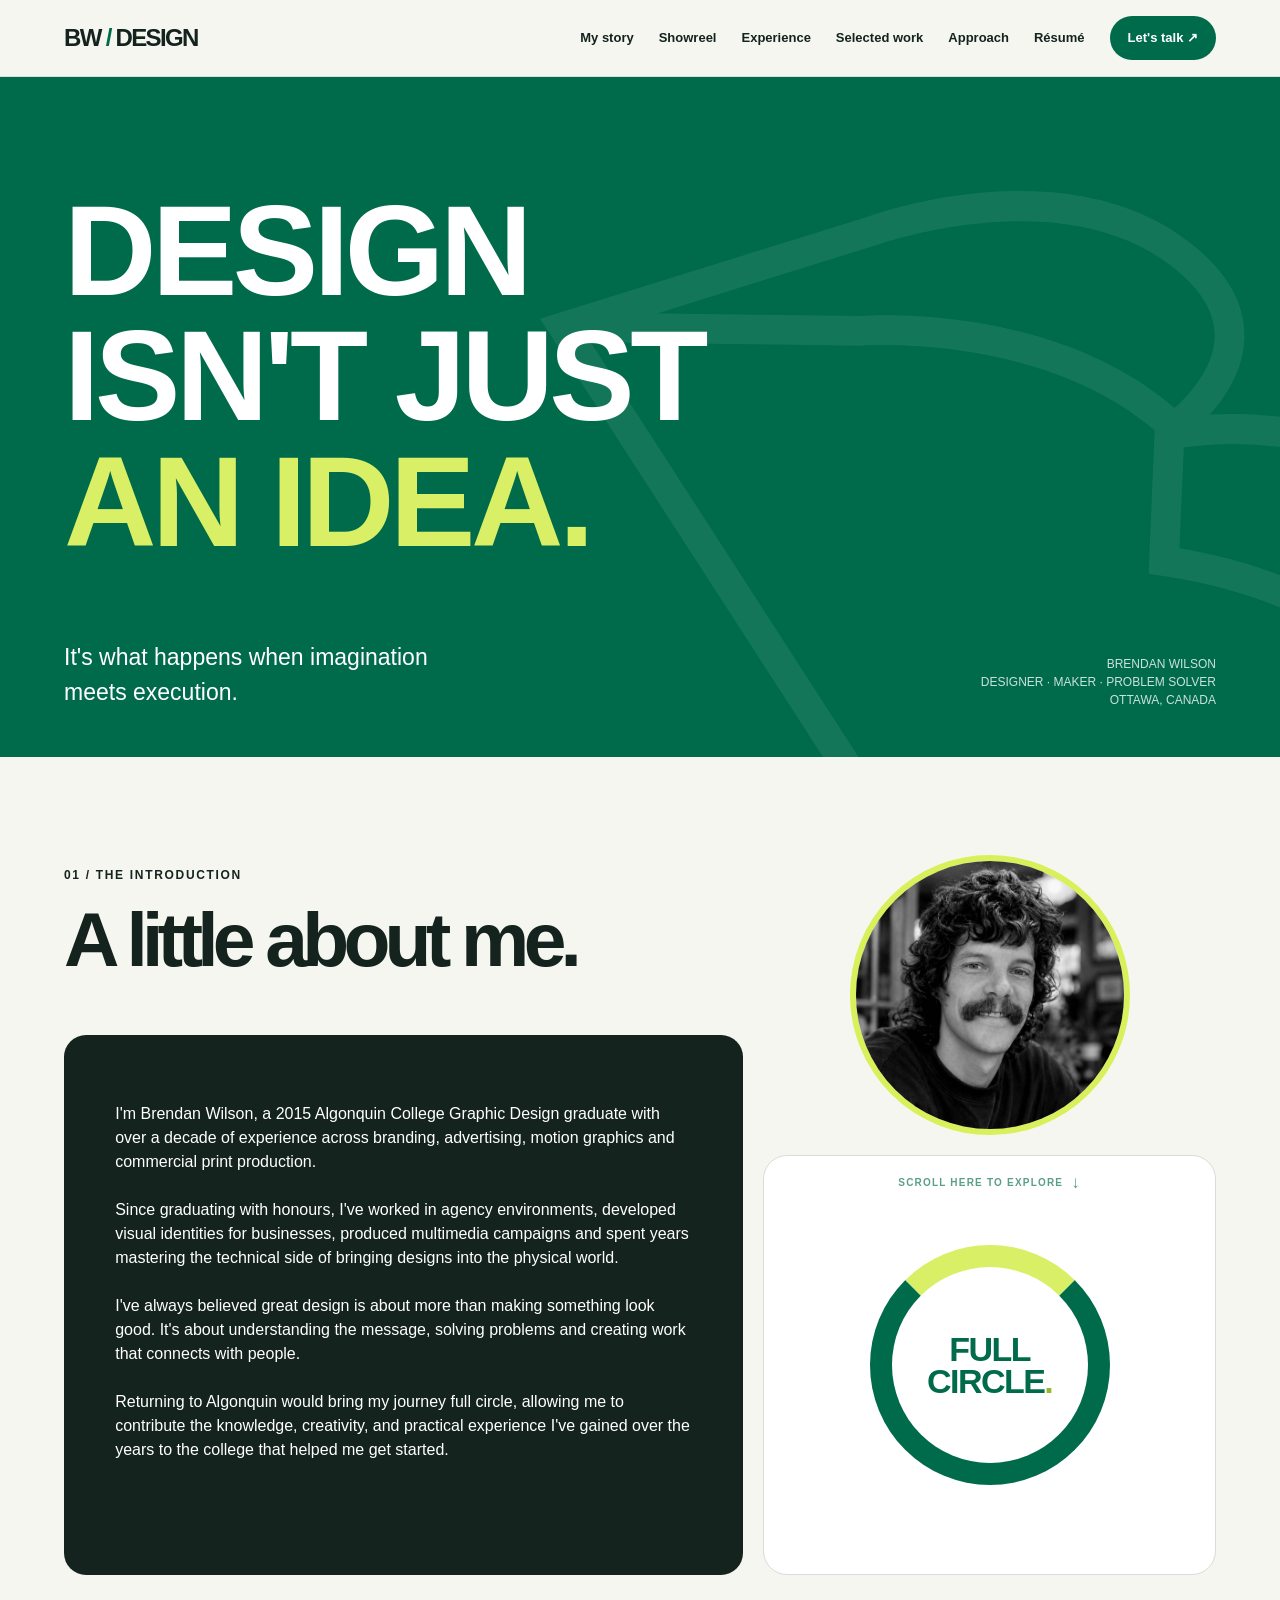
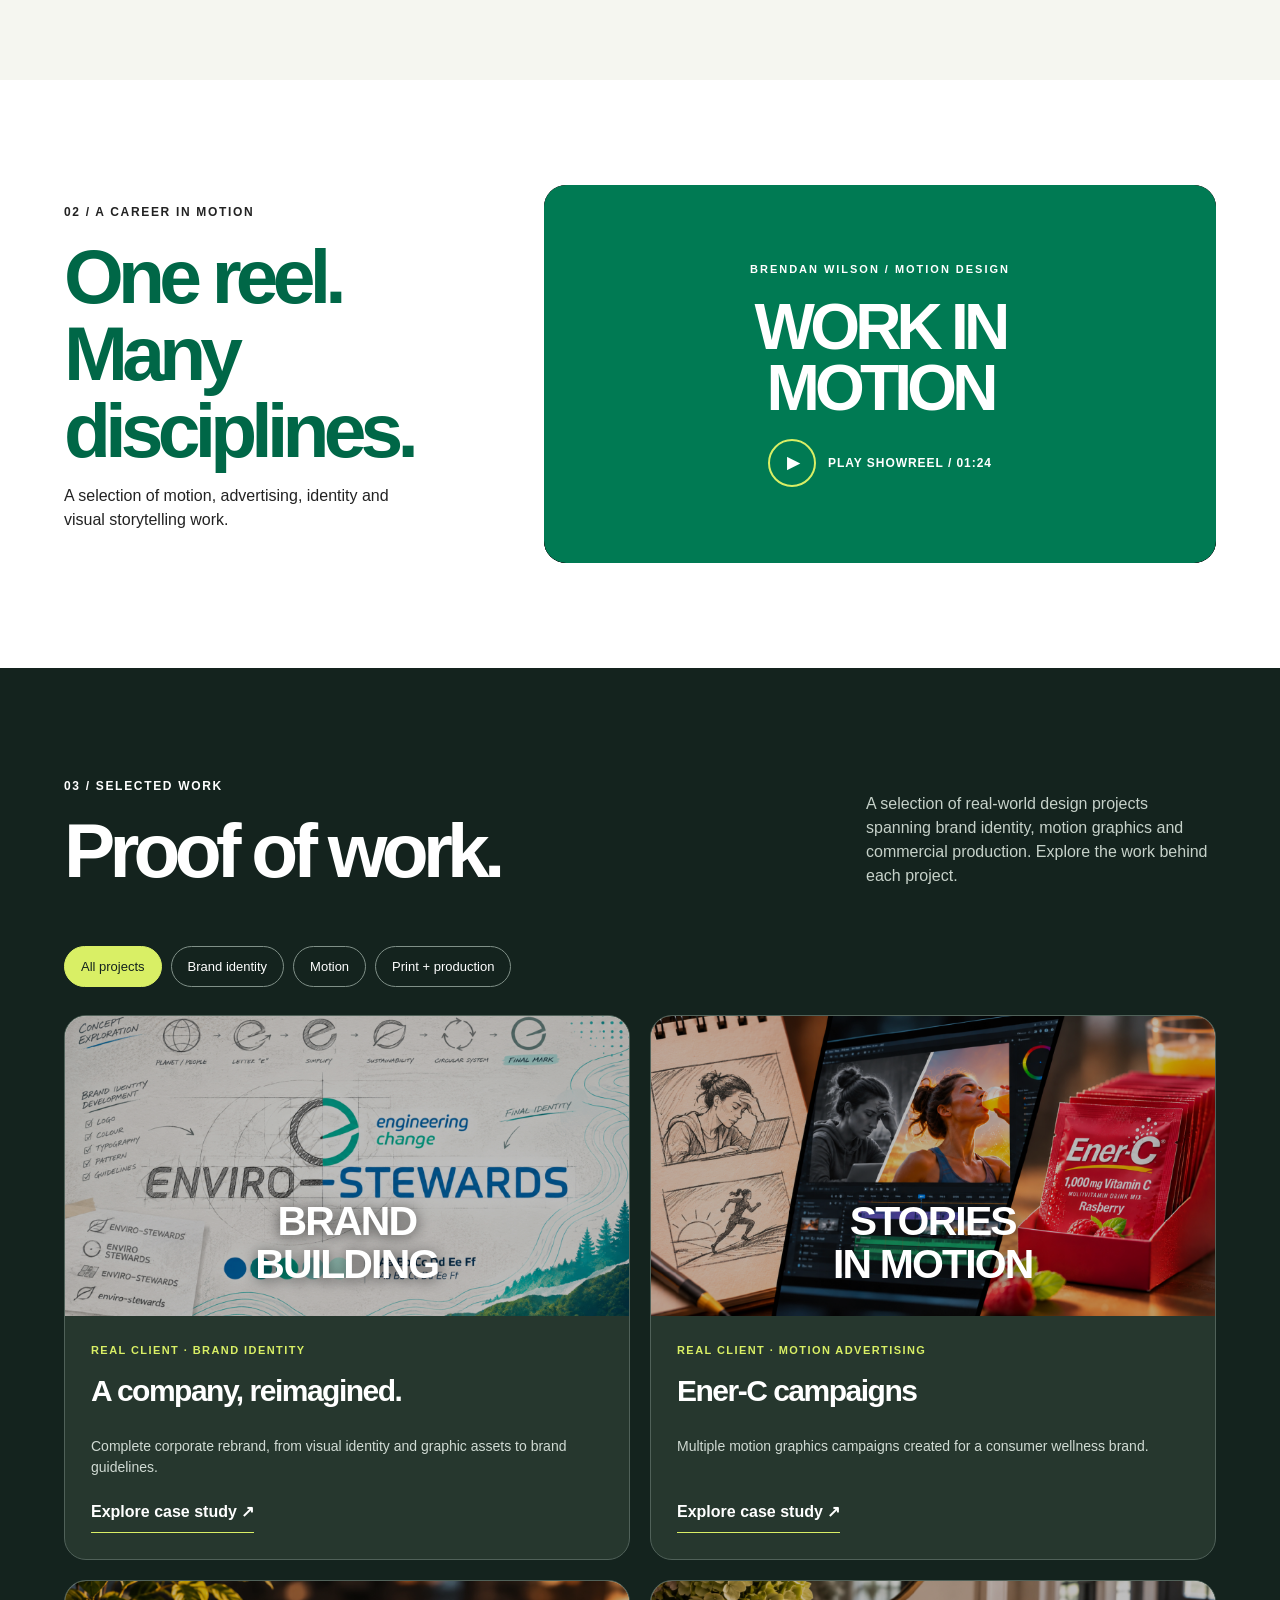
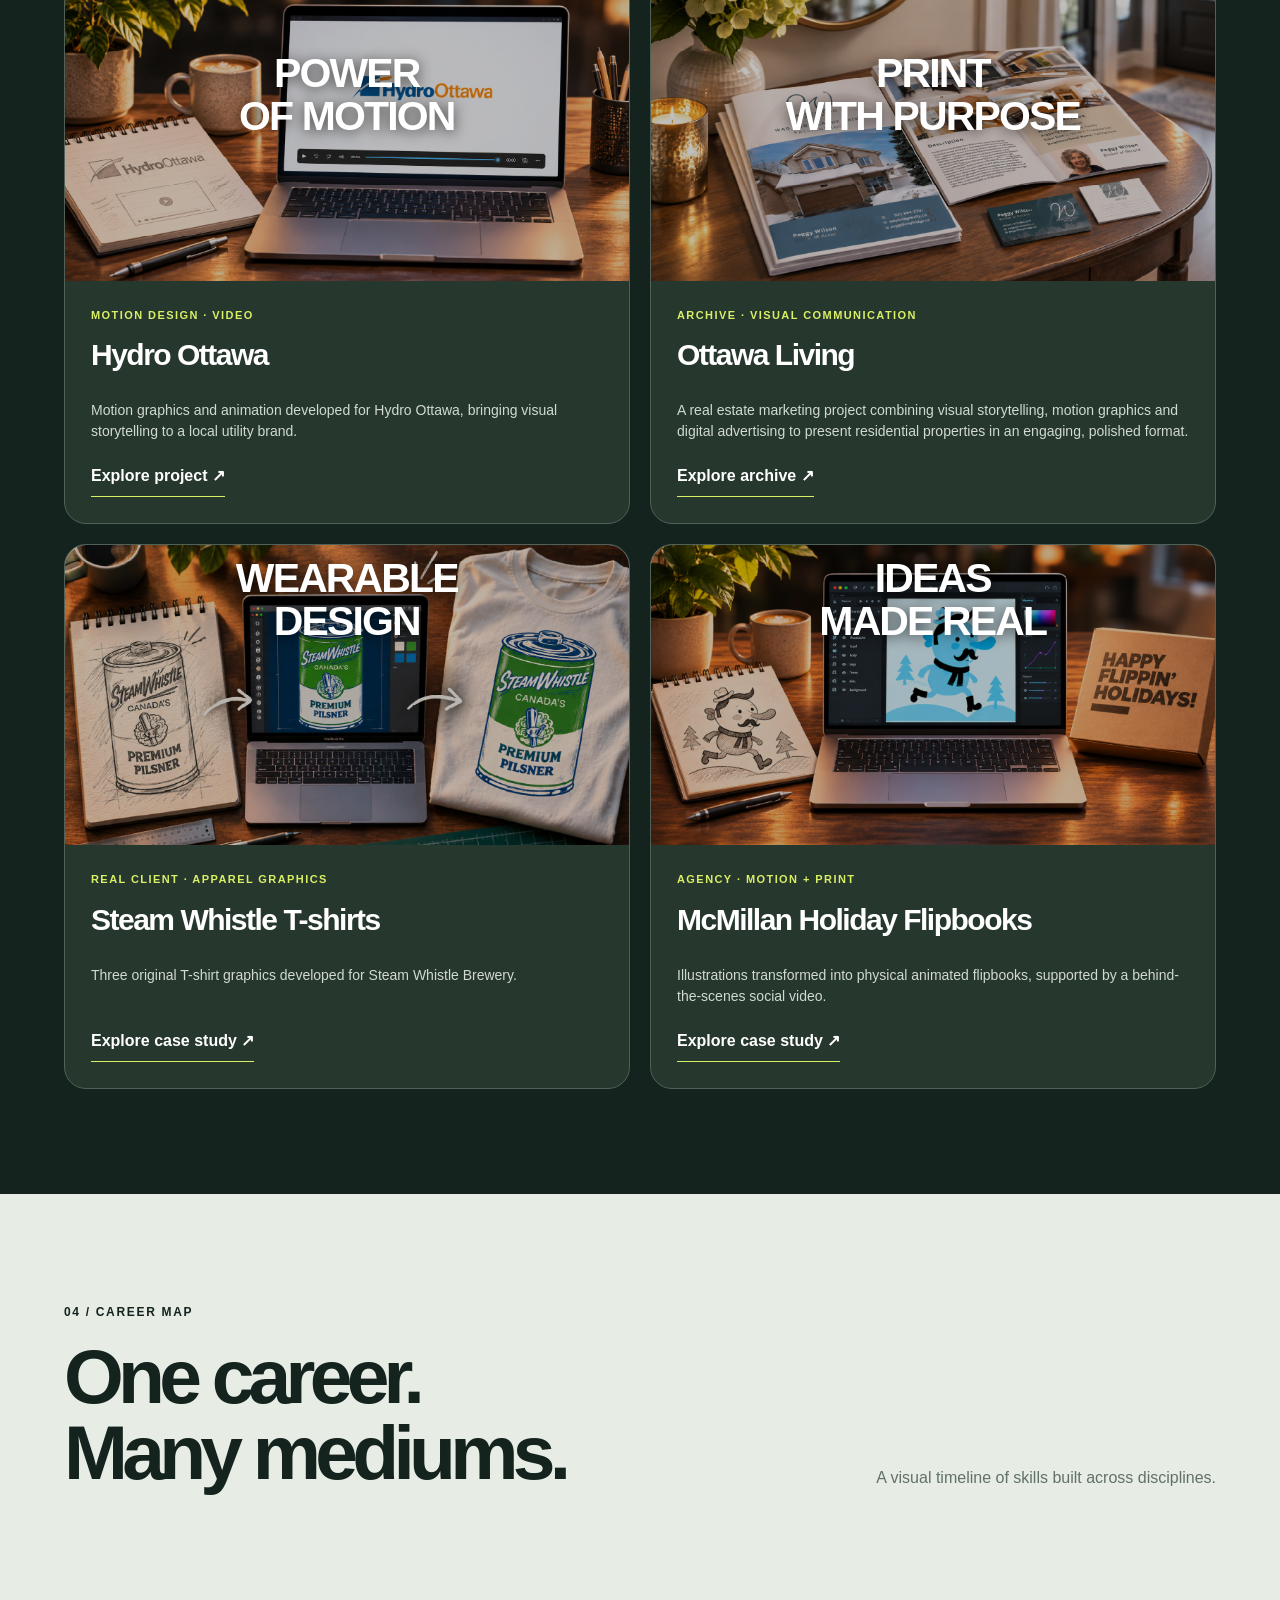
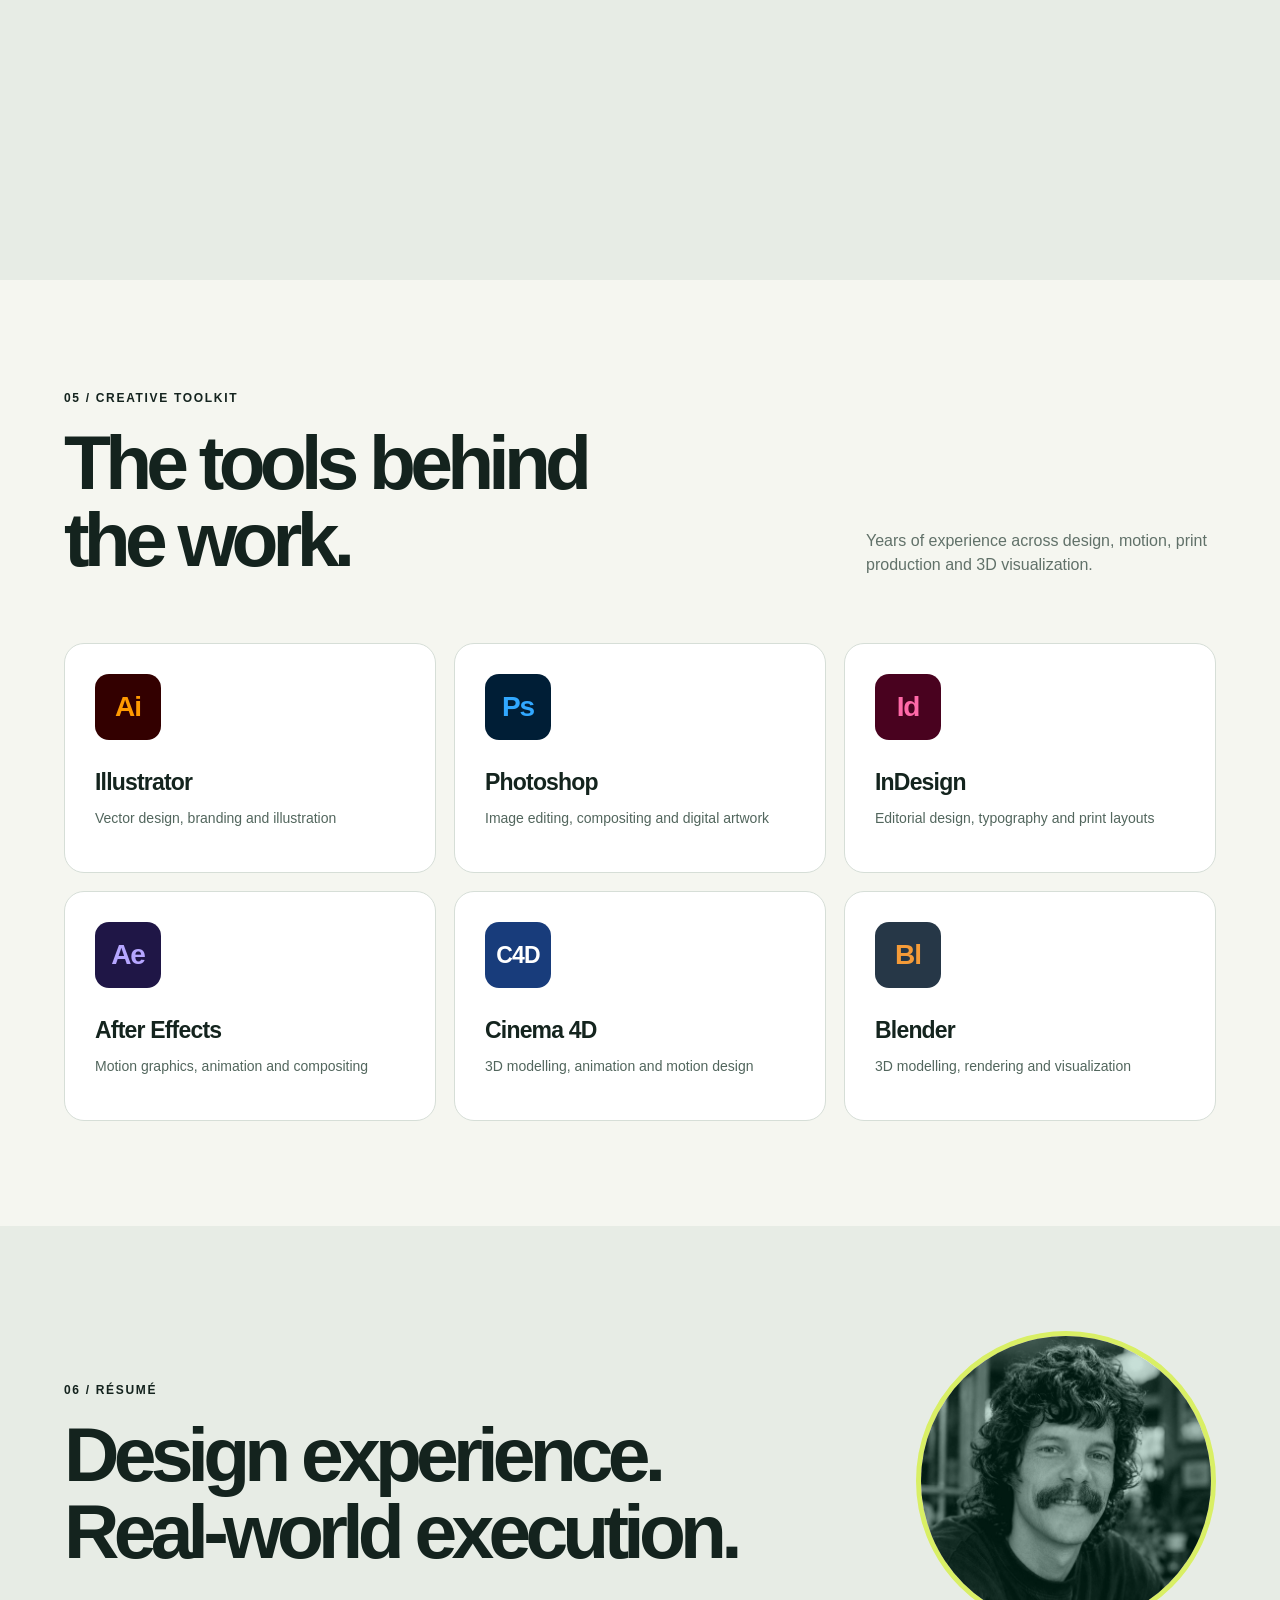
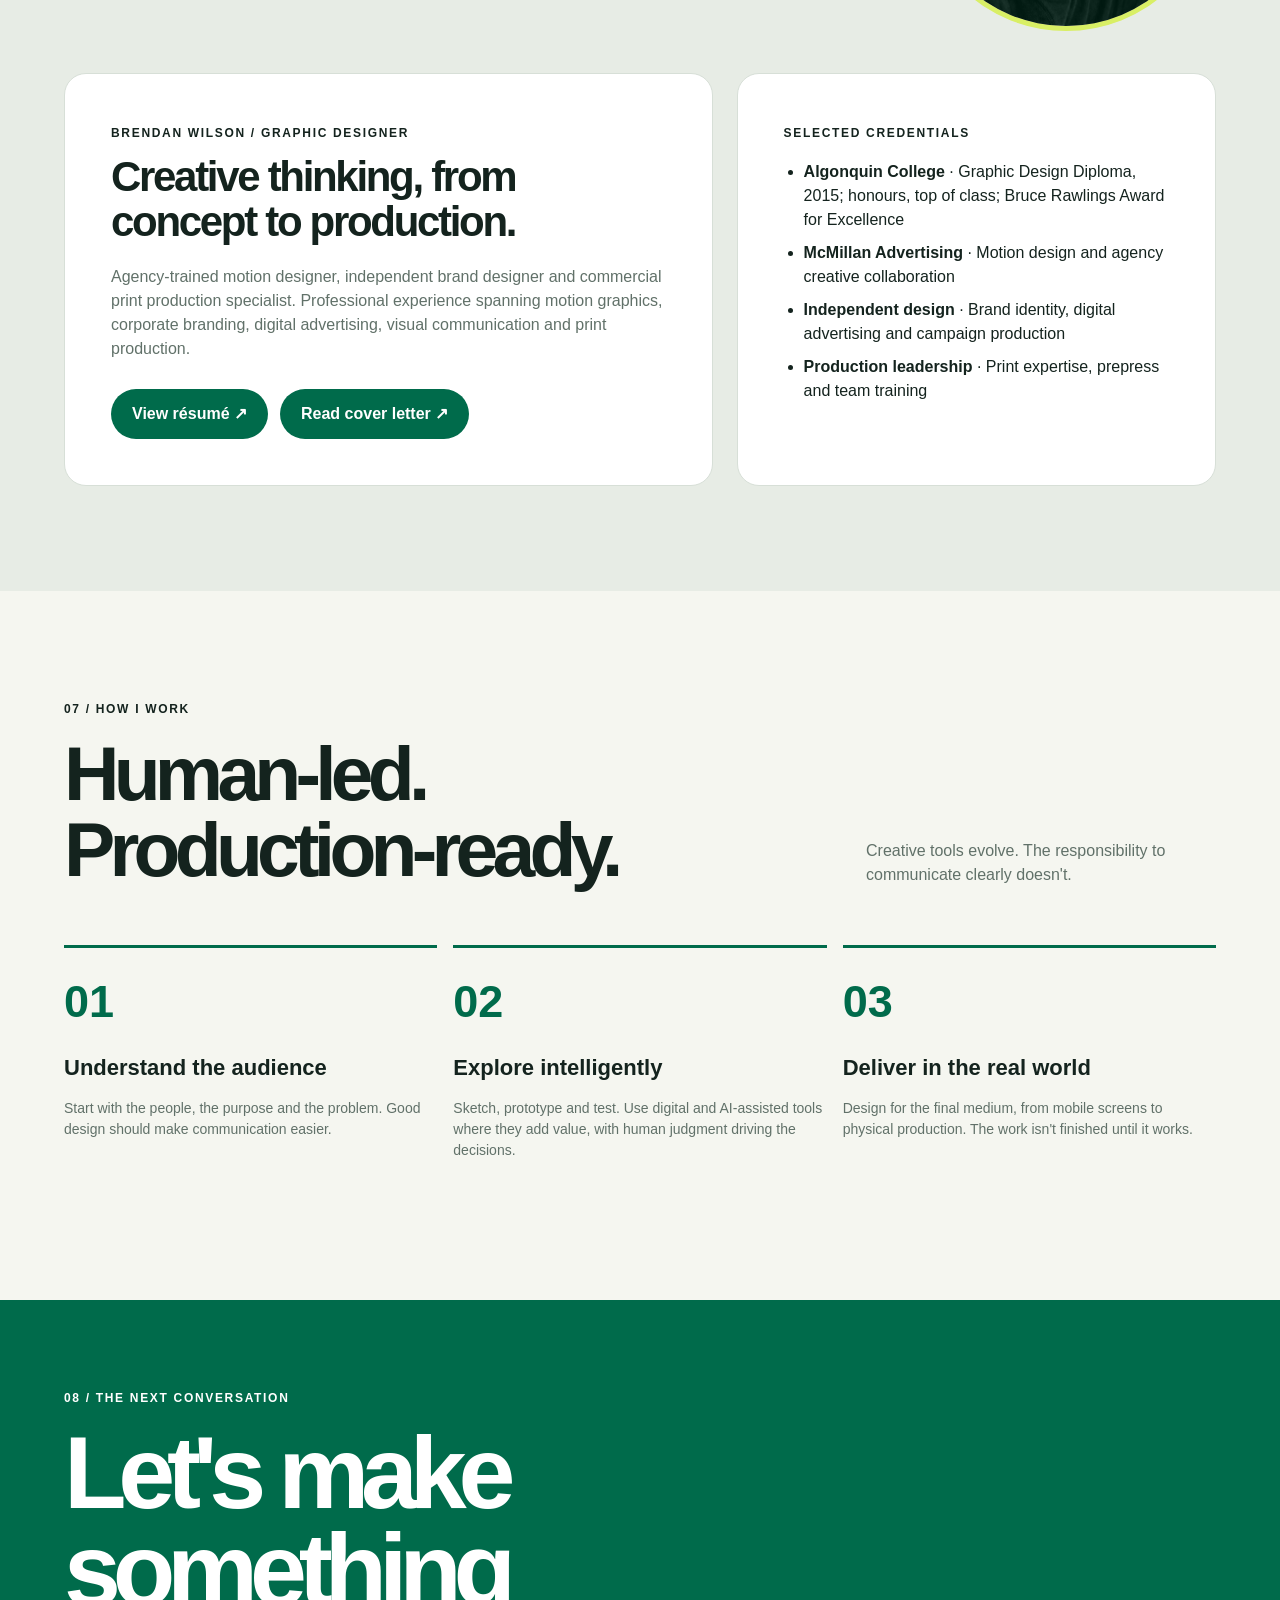
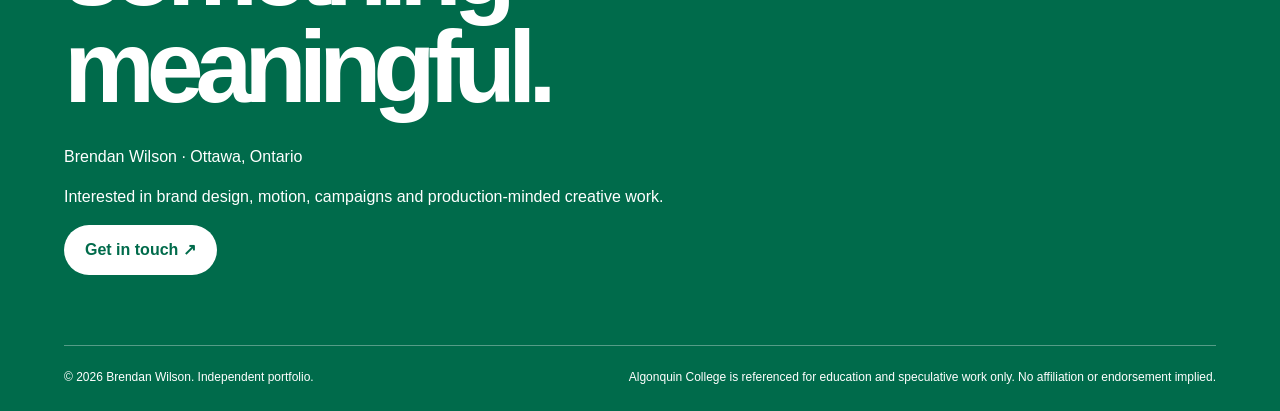
<file: index.html>
<!DOCTYPE html>
<html lang="en">
 <head>
  <meta charset="utf-8"/>
  <meta content="width=device-width,initial-scale=1" name="viewport"/>
  <meta content="#006b4b" name="theme-color"/>
  <meta content="Brendan Wilson &mdash; graphic design, brand identity, motion and print production portfolio." name="description"/>
  <title>
   Brendan Wilson | Design in Practice
  </title>
  <link href="css/styles.css" rel="stylesheet"/>
 </head>
 <body>
  <a class="skip" href="#main">
   Skip to content
  </a>
  <header>
   <nav aria-label="Main navigation" class="wrap">
    <a class="wordmark" href="#top">
     BW
     <span>
      /
     </span>
     DESIGN
    </a>
    <button aria-controls="navlinks" aria-expanded="false" aria-label="Toggle navigation" class="menu" id="menu">
     ☰
    </button>
    <div class="navlinks" id="navlinks">
     <a href="#story">
      My story
     </a>
     <a href="#showreel">
      Showreel
     </a>
     <a href="#experience">
      Experience
     </a>
     <a href="#portfolio">
      Selected work
     </a>
     <a href="#approach">
      Approach
     </a>
     <a href="#resume">
      R&eacute;sum&eacute;
     </a>
     <a class="navcta" href="#contact">
      Let's talk &nearrow;
     </a>
    </div>
   </nav>
  </header>
  <main id="main">
   <section class="hero" id="top">
    <div class="wrap">
     <div>

      <h1>
       DESIGN
       <br/>
       ISN'T JUST
       <br/>
       <em>
        AN IDEA.
       </em>
      </h1>
     </div>
     <div class="hero-bottom">
      <p>
       It's what happens when imagination<br>
       meets execution.
      </p>
      <p class="small">
       BRENDAN WILSON
       <br/>
       DESIGNER &middot; MAKER &middot; PROBLEM SOLVER
       <br/>
       OTTAWA, CANADA
      </p>
     </div>
    </div>
   </section>
   <section class="section" id="story">
    <div class="wrap">
     <div class="section-head">
      <div>
       <span class="eyebrow">
        01 / The introduction
       </span>
       <h2>
        A little about me.
       </h2>
      </div>
     </div>
     <div class="intro-grid">
      <div class="statement">
       <span class="eyebrow">
        
       </span>
       <p>
        I'm Brendan Wilson, a 2015 Algonquin College Graphic Design graduate with over a decade of experience across branding, advertising, motion graphics and commercial print production.<br>
<br>Since graduating with honours, I've worked in agency environments, developed visual identities for businesses, produced multimedia campaigns and spent years mastering the technical side of bringing designs into the physical world.<br>
<br>I've always believed great design is about more than making something look good. It's about understanding the message, solving problems and creating work that connects with people.<br>
<br>Returning to Algonquin would bring my journey full circle, allowing me to contribute the knowledge, creativity, and practical experience I've gained over the years to the college that helped me get started.<br>
       </p>
      </div>


<!-- PORTRAIT AND FULL CIRCLE -->

<div class="intro-visuals">

  <img
    src="assets/branding/brendan-portrait.jpg"
    alt="Brendan Wilson"
    class="intro-portrait"
  >

  <div class="career-wheel" id="career-wheel">


    
<div class="career-wheel-hint">
  <span>SCROLL HERE TO EXPLORE</span>
  <span aria-hidden="true">↓</span>
</div>


  <div class="career-wheel-graphic">

    <div class="career-wheel-ring" id="career-wheel-ring"></div>

    <div class="career-wheel-centre">
      <span>FULL</span>
      <span>CIRCLE<span class="wheel-dot">.</span></span>
    </div>

  </div>


        <div class="career-wheel-stat stat-one">
        <strong>2015</strong>
        <span>AC Graphic Design<br>graduate</span>
        </div>

        <div class="career-wheel-stat stat-two">
        <strong>20+</strong>
        <span>Years in commercial<br>print production</span>
        </div>

        <div class="career-wheel-stat stat-three">
        <strong>10+</strong>
        <span>Years of motion design<br>and visual storytelling</span>
        </div>

        <div class="career-wheel-stat stat-four">
        <strong>360°</strong>
        <span>From creative concept<br>to finished object</span>
        </div>

</div>
</div>

     </div>
    </div>
   </section>


   <section class="section reel-section" id="showreel">
    <div class="wrap reel-grid">
     <div>
      <span class="eyebrow">
       02 / A career in motion
      </span>
      <h2>
       One reel.
       <br/>
       Many disciplines.
      </h2>
      <p>
       A selection of motion, advertising, identity and<br>visual
       storytelling work.
      </p>
     </div>


<div class="reel-player" id="reel-player">

  <video
    id="showreel-video"
    controls
    playsinline
    preload="metadata"
  >
    <source src="assets/showreel/showreel.mp4" type="video/mp4">
    Your browser does not support HTML5 video.
  </video>

  <button
    class="reel-cover"
    id="reel-cover"
    type="button"
    aria-label="Play Brendan Wilson showreel"
    onclick="
      const video = document.getElementById('showreel-video');
      video.play();
      this.hidden = true;
    "
  >
    <span class="reel-cover-content">
      <span class="reel-cover-label">
        BRENDAN WILSON / MOTION DESIGN
      </span>

      <span class="reel-cover-title">
        WORK IN<br>
        MOTION
      </span>

      <span class="reel-cover-play">
        <span class="reel-play-icon">▶</span>
        PLAY SHOWREEL / 01:24
      </span>
    </span>
  </button>

</div>
   </section>

   <section class="section work" id="portfolio">
    <div class="wrap">
     <div class="section-head">
      <div>
       <span class="eyebrow">
        03 / Selected work
       </span>
       <h2>
        Proof of work.
       </h2>
      </div>
        <p>
        A selection of real-world design projects spanning brand identity, motion graphics and commercial production. Explore the work behind each project.
        </p>
     </div>
     <div aria-label="Filter portfolio" class="filters">
      <button aria-pressed="true" class="filter active" data-filter="all">
       All projects
      </button>
      <button aria-pressed="false" class="filter" data-filter="brand">
       Brand identity
      </button>
      <button aria-pressed="false" class="filter" data-filter="motion">
       Motion
      </button>
      <button aria-pressed="false" class="filter" data-filter="print">
       Print + production
      </button>

     </div>

<div class="projects" id="projects">

  <!-- ENVIRO-STEWARDS -->
  <article aria-label="Open A company, reimagined. case study"
           class="project"
           data-category="brand print"
           data-project="env"
           role="button"
           tabindex="0">

    <div class="art env">
      <div class="giant">
        BRAND<br>
        BUILDING
      </div>
    </div>

    <div class="project-info">
      <span class="type">REAL CLIENT &middot; BRAND IDENTITY</span>
      <h3>A company, reimagined.</h3>
      <p>Complete corporate rebrand, from visual identity and graphic assets to brand guidelines.</p>
      <span class="case-link">Explore case study &nearrow;</span>
    </div>
  </article>

  <!-- ENER-C -->
  <article aria-label="Open EMERGEN-C campaigns case study"
           class="project"
           data-category="motion"
           data-project="em"
           role="button"
           tabindex="0">

    <div class="art em">
      <div class="giant">
        STORIES<br>
        IN MOTION
      </div>
    </div>

    <div class="project-info">
      <span class="type">REAL CLIENT &middot; MOTION ADVERTISING</span>
      <h3>Ener-C campaigns</h3>
      <p>Multiple motion graphics campaigns created for a consumer wellness brand.</p>
      <span class="case-link">Explore case study &nearrow;</span>
    </div>
  </article>

  <!-- HYDRO OTTAWA -->
  <article aria-label="Open Hydro Ottawa case study"
           class="project"
           data-category="motion"
           data-project="hydro"
           role="button"
           tabindex="0">

    <div class="art hydro">
      <div class="giant">
        POWER<br>
        OF MOTION
      </div>
    </div>

    <div class="project-info">
      <span class="type">MOTION DESIGN &middot; VIDEO</span>
      <h3>Hydro Ottawa</h3>
      <p>Motion graphics and animation developed for Hydro Ottawa, bringing visual storytelling to a local utility brand.</p>
      <span class="case-link">Explore project &nearr;</span>
    </div>
  </article>


  </article>

  <!-- OTTAWA LIVING / WAYBRIDGE REALTY -->
  <article aria-label="Open Ottawa Living case study"
           class="project"
           data-category="print"
           data-project="ott"
           role="button"
           tabindex="0">

    <div class="art ott">
      <div class="giant">
        PRINT<br>
        WITH PURPOSE
      </div>
    </div>

    <div class="project-info">
      <span class="type">ARCHIVE &middot; VISUAL COMMUNICATION</span>
      <h3>Ottawa Living</h3>
      <p>A real estate marketing project combining visual storytelling, motion graphics and digital advertising to present residential properties in an engaging, polished format.</p>
      <span class="case-link">Explore archive &nearrow;</span>
    </div>
  </article>

  <!-- STEAM WHISTLE -->
  <article aria-label="Open Steam Whistle T-shirts case study"
           class="project"
           data-category="print"
           data-project="steam"
           role="button"
           tabindex="0">

    <div class="art steam">
      <div class="giant">
        WEARABLE<br>
        DESIGN
      </div>
    </div>

    <div class="project-info">
      <span class="type">REAL CLIENT &middot; APPAREL GRAPHICS</span>
      <h3>Steam Whistle T-shirts</h3>
      <p>Three original T-shirt graphics developed for Steam Whistle Brewery.</p>
      <span class="case-link">Explore case study &nearrow;</span>
    </div>
  </article>

  <!-- MCMILLAN FLIPBOOKS -->
  <article aria-label="Open McMillan Holiday Flipbooks case study"
           class="project"
           data-category="motion print"
           data-project="flip"
           role="button"
           tabindex="0">

    <div class="art flip">
      <div class="giant">
        IDEAS<br>
        MADE REAL
      </div>
    </div>

    <div class="project-info">
      <span class="type">AGENCY &middot; MOTION + PRINT</span>
      <h3>McMillan Holiday Flipbooks</h3>
      <p>Illustrations transformed into physical animated flipbooks, supported by a behind-the-scenes social video.</p>
      <span class="case-link">Explore case study &nearrow;</span>
    </div>
  </article>

</div>

    </div>
   </section>

   <section class="section timeline" id="experience">
    <div class="wrap">
     <div class="section-head">
      <div>
       <span class="eyebrow">
        04 / Career map
       </span>
       <h2>
        One career.
        <br/>
        Many mediums.
       </h2>
      </div>
      <p>
       A visual timeline of skills built across disciplines.
      </p>
     </div>
     <div class="rail">
      <article class="era">
       <div class="year">
        FOUNDATION
       </div>
       <h3>
        Design education
       </h3>
       <p>
        Graphic design studies at Algonquin College, building the foundations of visual communication.
       </p>
      </article>
      <article class="era">
       <div class="year">
        2016&ndash;2017
       </div>
       <h3>
        Agency motion
       </h3>
       <p>
        Motion designer at McMillan Advertising, producing creative work in an agency environment.
       </p>
      </article>
      <article class="era">
       <div class="year">
        VANCOUVER / FREELANCE
       </div>
       <h3>
        Independent creative
       </h3>
       <p>
        Client campaigns, visual identities and motion work, including Ener-C and Enviro-Stewards.
       </p>
      </article>
      <article class="era">
        <div class="year">
        2014&ndash;PRESENT
        </div>
       <h3>
        Design + production
       </h3>
       <p>
        Bridging creative design and commercial production through hands-on expertise in print, prepress, colour separation and production workflows.
       </p>
      </article>
     </div>
    </div>
   </section>

<section class="section" id="toolkit">
  <div class="wrap">

    <div class="section-head">
      <div>
        <span class="eyebrow">05 / Creative toolkit</span>
        <h2>
          The tools behind<br>
          the work.
        </h2>
      </div>

      <p>
        Years of experience across design, motion,
        print production and 3D visualization.
      </p>
    </div>

    <div class="software-grid">

      <div class="software-card">
        <div class="software-icon adobe-ai">Ai</div>
        <h3>Illustrator</h3>
        <p>Vector design, branding and illustration</p>
      </div>

      <div class="software-card">
        <div class="software-icon adobe-ps">Ps</div>
        <h3>Photoshop</h3>
        <p>Image editing, compositing and digital artwork</p>
      </div>

      <div class="software-card">
        <div class="software-icon adobe-id">Id</div>
        <h3>InDesign</h3>
        <p>Editorial design, typography and print layouts</p>
      </div>

      <div class="software-card">
        <div class="software-icon adobe-ae">Ae</div>
        <h3>After Effects</h3>
        <p>Motion graphics, animation and compositing</p>
      </div>

      <div class="software-card">
        <div class="software-icon cinema4d">C4D</div>
        <h3>Cinema 4D</h3>
        <p>3D modelling, animation and motion design</p>
      </div>

      <div class="software-card">
        <div class="software-icon blender">Bl</div>
        <h3>Blender</h3>
        <p>3D modelling, rendering and visualization</p>
      </div>

    </div>

  </div>
</section>



<section class="section resume-section" id="resume">
  <div class="wrap">

    <div class="section-head resume-heading">
      <div>
        <span class="eyebrow">06 / Résumé</span>
        <h2>
          Design experience.<br>
          Real-world execution.
        </h2>
      </div>

      <div class="resume-portrait">
        <img
          src="assets/branding/brendan-portrait.jpg"
          alt="Portrait of Brendan Wilson"
          loading="lazy"
        >
      </div>
    </div>

    <div class="resume-layout">

      <div class="resume-panel">
        <span class="eyebrow">
          BRENDAN WILSON / GRAPHIC DESIGNER
        </span>

        <h3>
          Creative thinking, from concept to production.
        </h3>

        <p>
          Agency-trained motion designer, independent brand
          designer and commercial print production specialist.
          Professional experience spanning motion graphics,
          corporate branding, digital advertising, visual
          communication and print production.
        </p>

        <div class="resume-actions">
        <a
        class="button resume-link"
        href="resume.html"
        >
        View résumé ↗
        </a>

          <button
            class="button cover-letter-trigger"
            type="button"
            id="open-cover-letter"
          >
            Read cover letter ↗
          </button>
        </div>


      </div>

      <div class="resume-panel">
        <span class="eyebrow">SELECTED CREDENTIALS</span>

        <ul>
          <li>
            <strong>Algonquin College</strong>
            · Graphic Design Diploma, 2015; honours,
            top of class; Bruce Rawlings Award for Excellence
          </li>

          <li>
            <strong>McMillan Advertising</strong>
            · Motion design and agency creative collaboration
          </li>

          <li>
            <strong>Independent design</strong>
            · Brand identity, digital advertising
            and campaign production
          </li>

          <li>
            <strong>Production leadership</strong>
            · Print expertise, prepress and team training
          </li>
        </ul>
      </div>

    </div>
  </div>
</section>


<!-- COVER LETTER POPUP -->

<div class="cover-modal" id="cover-modal"
     role="dialog"
     aria-modal="true"
     aria-labelledby="cover-modal-title"
     aria-hidden="true">

  <div class="cover-modal-window">

    <button
      class="cover-modal-close"
      id="close-cover-letter"
      type="button"
      aria-label="Close cover letter">
      &times;
    </button>

    <span class="eyebrow">BRENDAN WILSON / COVER LETTER</span>

    <h2 id="cover-modal-title">
      A full-circle opportunity.
    </h2>

    <div class="cover-modal-body">

      <p><strong>Re: Part-time Graphic Designer, Marketing Department (R177270)</strong></p>


<p>Dear Hiring Committee,</p>

<p>Some opportunities feel like a natural next step. Others feel like coming full circle. The opportunity to return to Algonquin College as a Graphic Designer is both.</p>

<p>I graduated from Algonquin's Graphic Design program in 2015 with honours, finishing at the top of my class and receiving the Bruce Rawlings Award for Excellence. My time at Algonquin shaped the designer I became, and the possibility of bringing a decade of professional experience back to the college where my career began is genuinely exciting.</p>

<p>My career has spanned graphic design, motion graphics, brand development, digital advertising and commercial print production. At McMillan Advertising, where I was hired following my co-op placement, I developed motion graphics, video content and creative assets for clients including QuickBooks and United Rentals. Working in a collaborative agency environment strengthened my ability to interpret briefs, contribute creative ideas and deliver polished work under deadlines.</p>

<p>As an independent designer, I've led projects from concept through execution. For Enviro-Stewards, I developed a complete visual identity, supporting assets and brand guidelines. For Ener-C, I created digital advertising campaigns involving creative direction, filming, editing, compositing and motion graphics. These experiences strengthened my ability to translate communication objectives into effective visual solutions.</p>

<p>My extensive background in commercial print production gives me a practical understanding of how designs move from screen to finished product. Combined with proficiency in Adobe Illustrator, Photoshop, InDesign and After Effects, as well as experience in Cinema 4D and Blender, I bring a versatile skill set across print, digital and multimedia applications.</p>

<p>What makes this opportunity especially meaningful is the chance to contribute to an institution that had such a positive impact on my own life. I know firsthand what Algonquin can mean to its students, and I would take genuine pride in creating work that supports the college's identity, communicates its opportunities and connects with future students.</p>

<p>Thank you for your time and consideration. I would welcome the opportunity to discuss how my experience and connection to Algonquin College could contribute to your Marketing team.</p>

<p>Sincerely,<br>Brendan Wilson</p>


    </div>

  </div>
</div>


   <section class="section" id="approach">
    <div class="wrap">
     <div class="section-head">
      <div>
       <span class="eyebrow">
        07 / How I work
       </span>
       <h2>
        Human-led.
        <br/>
        Production-ready.
       </h2>
      </div>
      <p>
       Creative tools evolve. The responsibility to communicate clearly doesn't.
      </p>
     </div>
     <div class="approach">
      <article>
       <b>
        01
       </b>
       <h3>
        Understand the audience
       </h3>
       <p>
        Start with the people, the purpose and the problem. Good design should make communication easier.
       </p>
      </article>
      <article>
       <b>
        02
       </b>
       <h3>
        Explore intelligently
       </h3>
       <p>
        Sketch, prototype and test. Use digital and AI-assisted tools where they add value, with human judgment driving the decisions.
       </p>
      </article>
      <article>
       <b>
        03
       </b>
       <h3>
        Deliver in the real world
       </h3>
       <p>
        Design for the final medium, from mobile screens to physical production. The work isn't finished until it works.
       </p>
      </article>
     </div>
    </div>
   </section>
  </main>
  <footer class="footer" id="contact">
   <div class="wrap">
    <span class="eyebrow">
     08 / The next conversation
    </span>
    <h2>
     Let's make something meaningful.
    </h2>
    <p>
     Brendan Wilson &middot; Ottawa, Ontario
    </p>
    <p>
     Interested in brand design, motion, campaigns and production-minded creative work.
    </p>

    <button
    class="button secondary"
    type="button"
    id="open-contact-card"
    >
    Get in touch &nearr;
    </button>

    <div class="footer-bottom">
     <span>
      &copy;
      <span id="year">
      </span>
      Brendan Wilson. Independent portfolio.
     </span>
     <span>
      Algonquin College is referenced for education and speculative work only. No affiliation or endorsement implied.
     </span>
    </div>
   </div>
  </footer>
 

<!-- FLOATING CONTACT CARD -->
<dialog id="contact-card" class="contact-card">
  <div class="contact-card-inner">

    <button
      type="button"
      class="contact-card-close"
      id="close-contact-card"
      aria-label="Close contact card"
    >
      &times;
    </button>

    <img
      class="contact-card-portrait"
      src="assets/branding/brendan-portrait.jpg"
      alt="Portrait of Brendan Wilson"
    >

    <span class="contact-card-label">
      LET'S CONNECT
    </span>

    <h2>Brendan Wilson</h2>

    <p class="contact-card-role">
      Graphic Designer / Motion Designer
    </p>

    <div class="contact-card-details">
      <a href="mailto:brendanwilson307@gmail.com">
        brendanwilson307@gmail.com
      </a>

      <a href="tel:+16138643307">
        613-864-3307
      </a>

      <span>Ottawa, Ontario</span>
    </div>

  </div>
</dialog>



<dialog aria-labelledby="dialog-title" class="case-dialog" id="dialog">


   <div class="case-shell">
    <div class="case-topbar">
     <span class="case-brand">
      BW / SELECTED WORK
     </span>
     <span class="case-progress">
      PROJECT CASE STUDY
     </span>
     <button aria-label="Close case study" class="case-close" id="close">
      &times;
      <span>
       Close
      </span>
     </button>
    </div>
    <div id="case-body">
    </div>
    <div class="case-bottom">
     <span>
      BRENDAN WILSON / PORTFOLIO
     </span>
     <button class="case-bottom-close" id="close-bottom">
      Back to selected work &uarr;
     </button>
    </div>
   </div>
  </dialog>
  <script src="data/projects.js">
  </script>
  <script src="js/app.js">
  </script>
 </body>
</html>
</file>
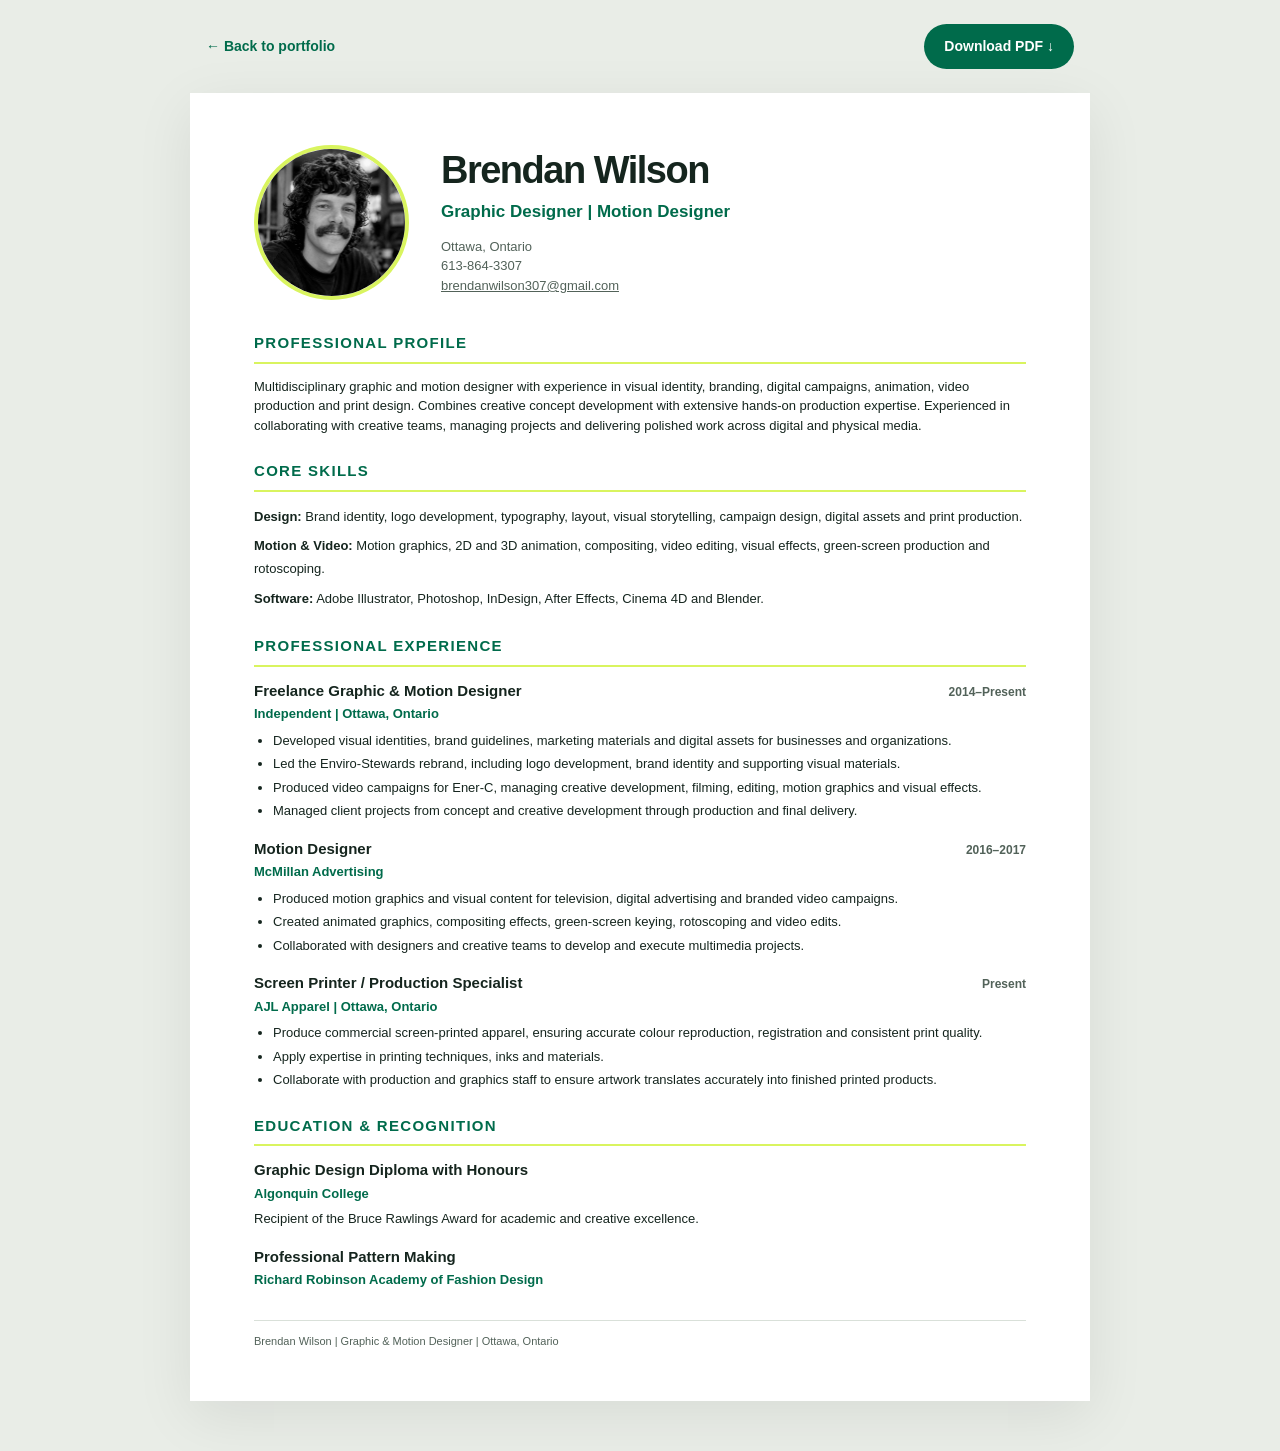
<file: resume.html>
<!DOCTYPE html>
<html lang="en">
<head>
  <meta charset="UTF-8">
  <meta name="viewport" content="width=device-width, initial-scale=1">
  <meta name="description" content="Brendan Wilson, graphic designer and motion designer based in Ottawa, Ontario.">
  <title>Brendan Wilson | Résumé</title>

  <style>
    :root {
      --ink: #15251e;
      --green: #006b4b;
      --lime: #d9f45f;
      --paper: #ffffff;
      --background: #e9ede7;
      --muted: #526259;
      --line: #d9e0d9;
    }

    * {
      box-sizing: border-box;
    }

    body {
      margin: 0;
      background: var(--background);
      color: var(--ink);
      font-family: Arial, Helvetica, sans-serif;
      line-height: 1.5;
    }

    .toolbar {
      max-width: 900px;
      margin: 24px auto;
      padding: 0 16px;
      display: flex;
      justify-content: space-between;
      align-items: center;
      gap: 12px;
      flex-wrap: wrap;
    }

    .toolbar a {
      text-decoration: none;
      font-size: 14px;
      font-weight: 700;
    }

    .back {
      color: var(--green);
    }

    .download {
      padding: 12px 20px;
      background: var(--green);
      color: white;
      border-radius: 30px;
    }

    .resume {
      max-width: 900px;
      margin: 0 auto 50px;
      background: var(--paper);
      padding: 52px 64px;
      box-shadow: 0 15px 55px rgba(0,0,0,.08);
    }

    .resume-header {
      display: flex;
      align-items: center;
      gap: 32px;
      margin-bottom: 32px;
    }

    .resume-portrait {
      width: 155px;
      height: 155px;
      flex-shrink: 0;
      border: 4px solid var(--lime);
      border-radius: 50%;
      overflow: hidden;
      background: #dfe5dd;
    }

    .resume-portrait img {
      width: 100%;
      height: 100%;
      display: block;
      object-fit: cover;
    }

    h1 {
      font-size: 38px;
      line-height: 1.1;
      letter-spacing: -1.5px;
      margin: 0 0 8px;
    }

    .role {
      color: var(--green);
      font-size: 17px;
      font-weight: 700;
      margin: 0 0 12px;
    }

    .contact {
      color: var(--muted);
      font-size: 13px;
      overflow-wrap: anywhere;
    }

    .contact a {
      color: inherit;
    }

    section {
      margin-top: 25px;
    }

    h2 {
      color: var(--green);
      font-size: 15px;
      text-transform: uppercase;
      letter-spacing: 1.3px;
      border-bottom: 2px solid var(--lime);
      padding-bottom: 7px;
      margin: 0 0 13px;
    }

    h3 {
      font-size: 15px;
      margin: 0;
    }

    p {
      font-size: 13px;
      margin: 6px 0;
    }

    .job {
      margin-bottom: 17px;
      break-inside: avoid;
    }

    .job-heading {
      display: flex;
      justify-content: space-between;
      align-items: baseline;
      gap: 12px;
    }

    .date {
      font-size: 12px;
      font-weight: 700;
      color: var(--muted);
      white-space: nowrap;
    }

    .organization {
      font-size: 13px;
      font-weight: 700;
      color: var(--green);
      margin: 2px 0 5px;
    }

    ul {
      margin: 7px 0 0;
      padding-left: 19px;
    }

    li {
      font-size: 13px;
      margin-bottom: 4px;
    }

    .skills {
      font-size: 13px;
      line-height: 1.8;
    }

    .footer {
      margin-top: 30px;
      padding-top: 12px;
      border-top: 1px solid var(--line);
      font-size: 11px;
      color: var(--muted);
    }

    @media (max-width: 650px) {
      .resume {
        padding: 30px 22px;
        margin-bottom: 0;
      }

      .resume-header {
        flex-direction: column;
        align-items: flex-start;
        gap: 18px;
      }

      .resume-portrait {
        width: 125px;
        height: 125px;
      }

      h1 {
        font-size: 32px;
      }

      .job-heading {
        flex-direction: column;
        gap: 2px;
      }
    }

    @media print {
      @page {
        size: letter;
        margin: 0.4in;
      }

      body {
        background: white;
      }

        .toolbar {
        display: none;
        }

        .resume-portrait {
        display: block;
        }

      .resume {
        max-width: none;
        padding: 0;
        margin: 0;
        box-shadow: none;
      }

      section {
        margin-top: 15px;
      }

      .job {
        margin-bottom: 10px;
      }

      h1 {
        font-size: 28px;
      }

      p, li, .skills {
        font-size: 10px;
      }

      h2, h3 {
        font-size: 11px;
      }

      .contact, .organization, .date {
        font-size: 10px;
      }
    }
  </style>
</head>

<body>

  <nav class="toolbar" aria-label="Résumé navigation">
    <a class="back" href="index.html#resume">
      &larr; Back to portfolio
    </a>

    <a
      class="download"
      href="assets/resume/brendan-wilson-resume.pdf"
      download="Brendan_Wilson_Resume.pdf"
    >
      Download PDF &darr;
    </a>
  </nav>

  <main class="resume">

    <header class="resume-header">

      <div class="resume-portrait">
        <img
          src="assets/branding/brendan-portrait.jpg"
          alt="Portrait of Brendan Wilson"
        >
      </div>

      <div>
        <h1>Brendan Wilson</h1>
        <p class="role">
          Graphic Designer | Motion Designer
        </p>

        <div class="contact">
          Ottawa, Ontario<br>
          613-864-3307<br>
          <a href="mailto:brendanwilson307@gmail.com">
            brendanwilson307@gmail.com
          </a>
        </div>
      </div>

    </header>

    <section>
      <h2>Professional Profile</h2>
      <p>
        Multidisciplinary graphic and motion designer
        with experience in visual identity, branding,
        digital campaigns, animation, video production
        and print design. Combines creative concept
        development with extensive hands-on production
        expertise. Experienced in collaborating with
        creative teams, managing projects and delivering
        polished work across digital and physical media.
      </p>
    </section>

    <section>
      <h2>Core Skills</h2>

      <p class="skills">
        <strong>Design:</strong>
        Brand identity, logo development, typography,
        layout, visual storytelling, campaign design,
        digital assets and print production.
      </p>

      <p class="skills">
        <strong>Motion &amp; Video:</strong>
        Motion graphics, 2D and 3D animation,
        compositing, video editing, visual effects,
        green-screen production and rotoscoping.
      </p>

      <p class="skills">
        <strong>Software:</strong>
        Adobe Illustrator, Photoshop, InDesign,
        After Effects, Cinema 4D and Blender.
      </p>
    </section>

    <section>
      <h2>Professional Experience</h2>

      <div class="job">
        <div class="job-heading">
          <h3>Freelance Graphic &amp; Motion Designer</h3>
          <span class="date">2014–Present</span>
        </div>

        <p class="organization">
          Independent | Ottawa, Ontario
        </p>

        <ul>
          <li>
            Developed visual identities, brand guidelines,
            marketing materials and digital assets for
            businesses and organizations.
          </li>
          <li>
            Led the Enviro-Stewards rebrand, including
            logo development, brand identity and
            supporting visual materials.
          </li>
          <li>
            Produced video campaigns for Ener-C,
            managing creative development, filming,
            editing, motion graphics and visual effects.
          </li>
          <li>
            Managed client projects from concept and
            creative development through production
            and final delivery.
          </li>
        </ul>
      </div>

      <div class="job">
        <div class="job-heading">
          <h3>Motion Designer</h3>
          <span class="date">2016–2017</span>
        </div>

        <p class="organization">
          McMillan Advertising
        </p>

        <ul>
          <li>
            Produced motion graphics and visual content
            for television, digital advertising and
            branded video campaigns.
          </li>
          <li>
            Created animated graphics, compositing
            effects, green-screen keying, rotoscoping
            and video edits.
          </li>
          <li>
            Collaborated with designers and creative
            teams to develop and execute multimedia
            projects.
          </li>

        </ul>
      </div>




<div class="job">
    <div class="job-heading">
        <h3>Screen Printer / Production Specialist</h3>
        <span class="date">Present</span>
    </div>

    <p class="organization">
        AJL Apparel | Ottawa, Ontario
    </p>

    <ul>
        <li>
            Produce commercial screen-printed apparel,
            ensuring accurate colour reproduction,
            registration and consistent print quality.
        </li>
        <li>
            Apply expertise in printing techniques,
            inks and materials.
        </li>

        <li>
            Collaborate with production and graphics staff
            to ensure artwork translates accurately
            into finished printed products.
        </li>
    </ul>
</div>



    </section>

    <section>
      <h2>Education &amp; Recognition</h2>

      <div class="job">
        <h3>Graphic Design Diploma with Honours</h3>
        <p class="organization">Algonquin College</p>
        <p>
          Recipient of the Bruce Rawlings Award
          for academic and creative excellence.
        </p>
      </div>

      <div class="job">
        <h3>Professional Pattern Making</h3>
        <p class="organization">
          Richard Robinson Academy of Fashion Design
        </p>
      </div>
    </section>

    <footer class="footer">
      Brendan Wilson | Graphic &amp; Motion Designer
      | Ottawa, Ontario
    </footer>

  </main>

</body>
</html>
</file>
<file: css/styles.css>
:root {
    --green: #006b4b;
    --lime: #d9ef65;
    --ink: #14231e;
    --paper: #f5f6f0;
    --white: #fff;
    --muted: #617169;
    --line: #d7dfd7;
    --radius: 22px
}

* {
    box-sizing: border-box
}

html {
    scroll-behavior: smooth
}

body {
    margin: 0;
    background: var(--paper);
    color: var(--ink);
    font-family: Arial, Helvetica, sans-serif;
    line-height: 1.5
}

button,
a {
    font: inherit
}

a {
    color: inherit
}

button {
    cursor: pointer
}

button:focus-visible,
a:focus-visible {
    outline: 3px solid #c59600;
    outline-offset: 4px
}

.skip {
    position: absolute;
    left: -999px;
    top: 10px;
    background: white;
    padding: 12px;
    z-index: 30
}

.skip:focus {
    left: 10px
}

.wrap {
    max-width: 1320px;
    margin: auto;
    padding: 0 clamp(20px, 5vw, 76px)
}

header {
    position: sticky;
    top: 0;
    z-index: 20;
    background: #f5f6f0ed;
    backdrop-filter: blur(16px);
    border-bottom: 1px solid var(--line)
}

nav {
    height: 76px;
    display: flex;
    align-items: center;
    justify-content: space-between;
    gap: 24px
}

.wordmark {
    font-weight: 900;
    letter-spacing: -.07em;
    font-size: 24px;
    text-decoration: none
}

.wordmark span {
    color: var(--green)
}

.navlinks {
    display: flex;
    gap: 25px;
    align-items: center
}

.navlinks a {
    text-decoration: none;
    font-weight: 700;
    font-size: 13px
}

.navlinks a:hover {
    text-decoration: underline
}

.navcta {
    background: var(--green);
    color: white;
    padding: 12px 18px;
    border-radius: 100px
}

.menu {
    display: none;
    background: none;
    border: 0;
    font-size: 24px
}

.eyebrow {
    font-weight: 800;
    font-size: 12px;
    text-transform: uppercase;
    letter-spacing: .14em
}

.hero {
    background: var(--green);
    color: white;
    overflow: hidden;
    position: relative
}

.hero .wrap {
    min-height: 680px;
    display: flex;
    flex-direction: column;
    justify-content: space-between;
    padding-top: 80px;
    padding-bottom: 50px;
    position: relative
}


/* Decorative oversized logo in hero background */

.hero::after {
  content: "";
  position: absolute;

  /* Position and size */
  right: -220px;
  top: 10px;
  width: min(75vw, 1000px);
  aspect-ratio: 1;

  /* Your logo */
  background-image: url("../assets/branding/logo.svg");
  background-repeat: no-repeat;
  background-position: center;
  background-size: contain;

  /* Subtle watermark treatment */
  opacity: 0.08;

  /* Keep it behind the text */
  pointer-events: none;
}


.hero h1 {
  font-family: Arial, Helvetica, sans-serif;
  font-size: clamp(60px, 10vw, 154px);
  font-weight: 900;

  /* Typography */
  letter-spacing: -0.035em;
  line-height: 0.98;
  font-kerning: normal;

  /* Layout */
  margin: 28px 0 35px;
  max-width: 1050px;
}




.hero h1 em {
    font-style: normal;
    color: var(--lime)
}

.hero-bottom {
    display: flex;
    justify-content: space-between;
    align-items: end;
    gap: 40px;
    position: relative;
    z-index: 1
}

.hero-bottom p {
    max-width: 520px;
    font-size: clamp(17px, 2vw, 23px);
    margin: 0
}

.hero .small {
    font-size: 12px;
    opacity: .8;
    max-width: 260px;
    text-align: right
}

.pill {
    display: inline-flex;
    align-items: center;
    border: 1px solid currentColor;
    border-radius: 50px;
    padding: 8px 13px;
    font-size: 12px;
    font-weight: 800;
    letter-spacing: .05em
}

.section {
    padding: 105px 0
}

.section-head {
    display: flex;
    justify-content: space-between;
    align-items: end;
    gap: 20px;
    margin-bottom: 42px
}

.section h2 {
    font-size: clamp(42px, 6vw, 82px);
    letter-spacing: -.075em;
    line-height: 1;
    margin: 15px 0
}

.section-head p {
    max-width: 350px;
    color: var(--muted)
}

.intro-grid {
    display: grid;
    grid-template-columns: 1.2fr .8fr;
    gap: 20px
}

.statement {
    background: var(--ink);
    color: white;
    border-radius: var(--radius);
    padding: clamp(25px, 4vw, 55px);
    min-height: 400px;
    display: flex;
    flex-direction: column;
    justify-content: flex-start;
}

.statement h3 {
    font-size: clamp(32px, 4vw, 55px);
    line-height: 1.06;
    letter-spacing: -.06em;
    margin: 0
}

.statement strong {
    color: var(--lime)
}

.fact-stack {
    display: grid;
    gap: 20px
}

.fact {
    background: white;
    border: 1px solid var(--line);
    border-radius: var(--radius);
    padding: 28px;
    display: flex;
    justify-content: space-between;
    align-items: center;
    gap: 20px
}

.fact b {
    font-size: clamp(38px, 5vw, 62px);
    letter-spacing: -.07em;
    color: var(--green)
}

.fact span {
    font-size: 13px;
    font-weight: 700;
    max-width: 140px
}

.timeline {
    background: #e7ece5
}

.rail {
    position: relative;
    display: grid;
    grid-template-columns: repeat(4, 1fr);
    gap: 18px
}

.rail:before {
    content: "";
    position: absolute;
    top: 16px;
    left: 0;
    right: 0;
    height: 2px;
    background: var(--green)
}

.era {
    position: relative;
    padding-top: 48px
}

.era:before {
    content: "";
    position: absolute;
    top: 8px;
    left: 0;
    width: 18px;
    height: 18px;
    background: var(--green);
    border: 5px solid var(--lime);
    border-radius: 50%;
    z-index: 1
}

.era .year {
    color: var(--green);
    font-weight: 900;
    font-size: 13px
}

.era h3 {
    font-size: 25px;
    letter-spacing: -.05em;
    margin: 10px 0
}

.era p {
    font-size: 14px;
    color: #43564c
}

.capabilities {
    display: grid;
    grid-template-columns: repeat(4, 1fr);
    gap: 12px
}

.cap {
    background: white;
    border: 1px solid var(--line);
    border-radius: 18px;
    padding: 22px;
    min-height: 180px;
    display: flex;
    flex-direction: column;
    justify-content: space-between
}

.cap .glyph {
    font-size: 32px;
    color: var(--green);
    font-weight: 900
}

.cap h3 {
    margin: 0;
    font-size: 19px
}

.cap p {
    font-size: 12px;
    color: var(--muted);
    margin: 5px 0 0
}

.work {
    background: var(--ink);
    color: white
}

.work .section-head p {
    color: #c6d1c9
}

.filters {
    display: flex;
    flex-wrap: wrap;
    gap: 9px;
    margin: 0 0 28px
}

.filter {
    border: 1px solid #809088;
    background: transparent;
    color: white;
    padding: 10px 16px;
    border-radius: 100px;
    font-size: 13px
}

.filter.active,
.filter:hover {
    background: var(--lime);
    color: var(--ink);
    border-color: var(--lime)
}

.projects {
    display: grid;
    grid-template-columns: repeat(2, minmax(0, 1fr));
    gap: 20px
}

.project {
    border: 1px solid #506159;
    background: #26372e;
    border-radius: 22px;
    overflow: hidden;
    display: flex;
    flex-direction: column;
    min-width: 0
}

.project[hidden] {
    display: none
}

.art {
    height: 300px;
    position: relative;
    display: flex;
    align-items: center;
    justify-content: center;
    overflow: hidden
}

.art .giant {
    font-size: clamp(46px, 7vw, 90px);
    font-weight: 900;
    letter-spacing: -.08em;
    line-height: .95;
    max-width: 90%;
    text-align: center
}

.art.env {
    background: #dff3f0;
    color: #087d91
}

.art.env .giant span {
    color: #21ad8b
}

.art.em {
    background: linear-gradient(135deg, #d2ff42, #0d9e4b);
    color: #064d38
}

.art.em .giant {
    transform: rotate(-8deg)
}

.art.mc {
    background: #ecf0e9;
    color: #14231e
}

.art.mc .giant {
    font-size: 65px
}

.art.capart {
    background: radial-gradient(circle at 30% 20%, #525d4e, #101b18 65%);
    color: #e6e3d5
}

.art.spec {
    background: var(--lime);
    color: var(--green)
}

.art.spec:before {
    content: "";
    position: absolute;
    border: 55px solid #006b4b18;
    border-radius: 50%;
    width: 330px;
    height: 330px;
    right: -120px;
    top: -100px
}

.art.ott {
    background: #8bc0c5;
    color: #fff
}

.project-info {
    padding: 26px;
    display: flex;
    flex: 1;
    flex-direction: column
}

.project-info .type {
    font-size: 11px;
    text-transform: uppercase;
    letter-spacing: .13em;
    color: var(--lime);
    font-weight: 800
}

.project-info h3 {
    font-size: 30px;
    letter-spacing: -.05em;
    margin: 9px 0
}

.project-info p {
    color: #d0dad3;
    font-size: 14px;
    flex: 1
}

.project-info button {
    align-self: flex-start;
    background: none;
    border: 0;
    border-bottom: 1px solid var(--lime);
    padding: 8px 0;
    color: white;
    font-weight: 800
}

.project-info button:hover {
    color: var(--lime)
}

.feature {
    background: var(--lime);
    padding: 70px 0
}

.feature-grid {
    display: grid;
    grid-template-columns: 1fr 1fr;
    gap: 50px;
    align-items: center
}

.feature h2 {
    font-size: clamp(44px, 6vw, 85px);
    letter-spacing: -.08em;
    line-height: 1;
    margin: 20px 0
}

.feature p {
    max-width: 500px
}

.feature-card {
    background: var(--green);
    color: white;
    padding: 45px;
    border-radius: 25px;
    min-height: 370px;
    display: flex;
    flex-direction: column;
    justify-content: space-between;
    transform: rotate(3deg);
    box-shadow: 15px 15px 0 #103f3029
}

.feature-card .huge {
    font-size: clamp(65px, 9vw, 130px);
    letter-spacing: -.09em;
    line-height: .9;
    font-weight: 900
}

.feature-card .huge span {
    color: var(--lime)
}

.button {
    display: inline-block;
    border-radius: 50px;
    padding: 13px 21px;
    background: var(--green);
    color: white;
    text-decoration: none;
    font-weight: 800;
    border: 0
}

.button.secondary {
    background: white;
    color: var(--green)
}

.approach {
    display: grid;
    grid-template-columns: repeat(3, 1fr);
    gap: 16px
}

.approach article {
    border-top: 3px solid var(--green);
    padding: 20px 0
}

.approach b {
    font-size: 45px;
    color: var(--green)
}

.approach h3 {
    font-size: 22px;
    margin: 15px 0 6px
}

.approach p {
    color: var(--muted);
    font-size: 14px
}

.footer {
    background: var(--green);
    color: white;
    padding: 85px 0 25px
}

.footer h2 {
    font-size: clamp(48px, 8vw, 110px);
    letter-spacing: -.08em;
    line-height: .95;
    max-width: 850px;
    margin: 15px 0 30px
}

.footer-bottom {
    display: flex;
    justify-content: space-between;
    gap: 20px;
    border-top: 1px solid #ffffff55;
    margin-top: 70px;
    padding-top: 22px;
    font-size: 12px
}

.dialog {
    border: 0;
    padding: 0;
    width: min(850px, calc(100% - 24px));
    max-height: 90vh;
    border-radius: 22px;
    background: white;
    color: var(--ink)
}

.dialog::backdrop {
    background: #071811c9;
    backdrop-filter: blur(5px)
}

.dialog-inner {
    padding: clamp(22px, 5vw, 55px)
}

.dialog h2 {
    font-size: clamp(35px, 6vw, 66px);
    line-height: 1;
    letter-spacing: -.07em;
    margin: 12px 0 22px
}

.dialog p {
    color: #46584d
}

.dialog .close {
    float: right;
    border: 0;
    background: #e8eee7;
    border-radius: 100px;
    width: 40px;
    height: 40px;
    font-size: 22px
}

.dialog .tag {
    display: inline-block;
    background: #e5eee7;
    color: var(--green);
    padding: 6px 12px;
    border-radius: 100px;
    margin: 3px;
    font-size: 12px;
    font-weight: 700
}

.dialog .note {
    border-left: 4px solid var(--green);
    padding: 14px 18px;
    background: #f0f5ef;
    margin-top: 20px;
    font-size: 14px
}

.dialog .mock {
    height: 220px;
    background: #dce9df;
    display: grid;
    place-items: center;
    border-radius: 14px;
    font-size: 20px;
    font-weight: 800;
    color: var(--green);
    text-align: center;
    padding: 20px
}

.sr {
    position: absolute;
    width: 1px;
    height: 1px;
    padding: 0;
    margin: -1px;
    overflow: hidden;
    clip: rect(0, 0, 0, 0);
    white-space: nowrap;
    border: 0
}

@media(max-width:850px) {
    .navlinks {
        display: none;
        position: absolute;
        top: 76px;
        left: 0;
        right: 0;
        background: var(--paper);
        padding: 24px;
        flex-direction: column;
        align-items: stretch;
        border-bottom: 1px solid var(--line)
    }

    .navlinks.open {
        display: flex
    }

    .menu {
        display: block
    }

    .intro-grid,
    .feature-grid {
        grid-template-columns: 1fr
    }

    .rail {
        grid-template-columns: repeat(2, 1fr)
    }

    .rail:before {
        display: none
    }

    .era:before {
        top: 7px
    }

    .capabilities {
        grid-template-columns: repeat(2, 1fr)
    }
}

@media(max-width:600px) {
    .hero .wrap {
        min-height: 520px;
        padding-top: 75px
    }

    .hero h1 {
        font-size: clamp(55px, 15vw, 95px)
    }

    .hero-bottom {
        align-items: start;
        flex-direction: column
    }

    .hero .small {
        text-align: left
    }

    .section {
        padding: 70px 0
    }

    .section-head {
        align-items: start;
        flex-direction: column
    }

    .projects,
    .rail,
    .approach {
        grid-template-columns: 1fr
    }

    .capabilities {
        grid-template-columns: 1fr 1fr
    }

    .art {
        height: 245px
    }

    .footer-bottom {
        flex-direction: column
    }

    .fact {
        padding: 20px
    }

    .feature-card {
        min-height: 300px;
        transform: none
    }
}

@media(prefers-reduced-motion:reduce) {
    html {
        scroll-behavior: auto
    }

    *,
    *:before,
    *:after {
        animation: none !important;
        transition: none !important
    }
}



/* Added to the original V1 design: scroll-linked, reversible parallax. */
.art .giant {
    will-change: transform;
    position: relative;
    z-index: 1
}

.hero h1,
.hero-bottom,
.feature-card {
    will-change: transform
}

@media(prefers-reduced-motion:reduce) {

    .art .giant,
    .hero h1,
    .hero-bottom,
    .feature-card {
        will-change: auto;
        transform: none !important
    }
}



/* Resume, media galleries and optional showreel */
.resume-section {
    background: #e7ece5
}

.resume-layout {
    display: grid;
    grid-template-columns: 1.15fr .85fr;
    gap: 24px;
    align-items: stretch
}

.resume-panel {
    background: white;
    border: 1px solid var(--line);
    border-radius: var(--radius);
    padding: clamp(25px, 4vw, 46px)
}

.resume-panel h3 {
    font-size: clamp(28px, 4vw, 42px);
    line-height: 1.08;
    letter-spacing: -.055em;
    margin: 10px 0 20px
}

.resume-panel p {
    color: var(--muted)
}

.resume-panel ul {
    padding-left: 20px
}

.resume-panel li {
    margin: 9px 0
}

.resume-actions {
    display: flex;
    gap: 12px;
    flex-wrap: wrap;
    margin-top: 28px
}

.resume-link {
    display: inline-flex;
    align-items: center;
    gap: 9px;
    text-decoration: none
}

.resume-link.outline {
    background: transparent;
    color: var(--green);
    border: 2px solid var(--green)
}

.resume-note {
    font-size: 12px;
    color: var(--muted);
    margin-top: 20px
}

.reel-section {
    background: #e7ece5
}

.reel-grid {
    display: grid;
    grid-template-columns: .8fr 1.2fr;
    gap: 32px;
    align-items: center
}

.reel-player {
    background: var(--ink);
    border-radius: var(--radius);
    overflow: hidden;
    aspect-ratio: 16/9;
    display: grid;
    place-items: center;
    color: white
}

.reel-player video {
    width: 100%;
    height: 100%;
    object-fit: contain
}

.reel-placeholder {
    padding: 32px;
    text-align: center
}

.reel-placeholder b {
    display: block;
    font-size: clamp(30px, 5vw, 70px);
    letter-spacing: -.06em
}

.media-gallery {
    display: grid;
    gap: 14px;
    margin: 18px 0
}

.media-gallery img,
.media-gallery video {
    display: block;
    width: 100%;
    max-height: 540px;
    object-fit: contain;
    border-radius: 14px;
    background: #e9eeea
}

.media-gallery figure {
    margin: 0
}

.media-gallery figcaption {
    font-size: 12px;
    color: var(--muted);
    margin-top: 6px
}

.media-empty {
    border: 2px dashed #b3c6b8;
    border-radius: 14px;
    padding: 24px;
    color: var(--muted);
    font-size: 14px
}

.project-info button:focus-visible {
    outline-color: var(--lime)
}

.project {
    transition: transform .2s ease, box-shadow .2s ease
}

.project:hover {
    transform: translateY(-5px);
    box-shadow: 0 16px 30px #0003
}

.art img {
    width: 100%;
    height: 100%;
    object-fit: cover;
    position: absolute;
    inset: 0
}

.art.has-image {
    background: #dce9df
}

.project-info .type {
    line-height: 1.5
}

@media(max-width:850px) {

    .resume-layout,
    .reel-grid {
        grid-template-columns: 1fr
    }
}

@media(prefers-reduced-motion:reduce) {
    .project {
        transition: none
    }

    .project:hover {
        transform: none
    }
}




/* Full project case study experience */
.project {
    cursor: pointer;
    transition: transform .2s ease, border-color .2s ease, box-shadow .2s ease
}

.project:hover {
    transform: translateY(-5px);
    border-color: var(--lime);
    box-shadow: 0 16px 32px #0003
}

.project:focus-visible {
    outline: 3px solid var(--lime);
    outline-offset: 5px
}

.project .case-link {
    align-self: flex-start;
    display: inline-block;
    border-bottom: 1px solid var(--lime);
    padding: 8px 0;
    color: white;
    font-weight: 800
}

.project:hover .case-link {
    color: var(--lime)
}

.case-dialog {
    position: fixed;
    inset: 0;
    width: 100vw;
    max-width: none;
    height: 100dvh;
    max-height: none;
    margin: 0;
    padding: 0;
    border: 0;
    background: #f5f6f0;
    color: var(--ink);
    overflow-y: auto;
    overscroll-behavior: contain
}

.case-dialog::backdrop {
    background: #071811e8
}

.case-shell {
    min-height: 100%;
    display: flex;
    flex-direction: column
}

.case-topbar {
    position: sticky;
    top: 0;
    z-index: 10;
    min-height: 70px;
    padding: 12px clamp(20px, 5vw, 90px);
    display: flex;
    align-items: center;
    justify-content: space-between;
    gap: 20px;
    background: #f5f6f0f2;
    backdrop-filter: blur(14px);
    border-bottom: 1px solid var(--line)
}

.case-brand {
    font-weight: 900;
    letter-spacing: -.045em
}

.case-progress {
    font-size: 11px;
    font-weight: 800;
    letter-spacing: .14em;
    color: var(--green)
}

.case-close,
.case-bottom-close {
    background: var(--ink);
    color: white;
    border: 0;
    border-radius: 100px;
    padding: 11px 17px;
    font-weight: 800
}

.case-close {
    display: flex;
    align-items: center;
    gap: 8px;
    font-size: 20px
}

.case-close span {
    font-size: 13px
}

.case-wrap {
    max-width: 1260px;
    margin: auto;
    padding-left: clamp(20px, 5vw, 80px);
    padding-right: clamp(20px, 5vw, 80px)
}

.case-hero {
    padding: clamp(60px, 8vw, 125px) 0 50px
}

.case-hero h2 {
    font-size: clamp(50px, 9vw, 124px);
    letter-spacing: -.085em;
    line-height: .94;
    margin: 20px 0 30px;
    max-width: 1120px
}

.case-deck {
    font-size: clamp(19px, 2.3vw, 28px);
    max-width: 850px;
    color: #43584d;
    line-height: 1.4
}

.case-kicker {
    font-size: 12px;
    letter-spacing: .16em;
    font-weight: 900;
    color: var(--green)
}

.case-hero-meta {
    display: flex;
    flex-wrap: wrap;
    gap: 12px;
    margin-top: 36px
}

.case-chip {
    border: 1px solid #bacbbf;
    border-radius: 100px;
    padding: 8px 14px;
    font-size: 12px;
    font-weight: 800
}

.case-visual {
    margin: 0
}

.case-visual img,
.case-visual video {
    width: 100%;
    display: block;
    object-fit: cover
}

.case-visual img {
    height: auto
}

.case-visual figcaption {
    padding: 12px 0 0;
    font-size: 12px;
    color: var(--muted)
}

.case-hero-image {
    background: #d9e9de
}


.case-hero-image img {
  display: block;
  width: 100%;
  height: auto;
  max-height: none;
  object-fit: contain;
  aspect-ratio: auto;
}


.case-band {
    background: var(--ink);
    color: white;
    margin-top: 0;
    padding: 80px 0
}

.case-band .case-kicker {
    color: var(--lime)
}

.case-two {
    display: grid;
    grid-template-columns: .7fr 1.3fr;
    gap: clamp(24px, 7vw, 100px);
    align-items: start
}

.case-two h3,
.case-section h3 {
    font-size: clamp(35px, 5vw, 64px);
    line-height: 1.04;
    letter-spacing: -.065em;
    margin: 10px 0 24px
}

.case-two p,
.case-section p {
    font-size: clamp(16px, 1.5vw, 19px);
    line-height: 1.75;
    max-width: 750px
}

.case-section {
    padding: clamp(70px, 8vw, 120px) 0
}

.case-section.alt {
    background: #e7ece5
}

.case-section .section-intro {
    max-width: 740px;
    margin-bottom: 40px
}

.case-grid {
    display: grid;
    grid-template-columns: repeat(2, minmax(0, 1fr));
    gap: 20px
}

.case-grid figure {
    min-width: 0
}

.case-grid figure.wide {
    grid-column: 1/-1
}

.case-grid img {
    aspect-ratio: 4/3;
    object-fit: cover;
    border-radius: 14px
}

.case-grid figure.wide img {
    aspect-ratio: 16/9
}

.case-quote {
    background: var(--lime);
    padding: clamp(55px, 7vw, 105px) 0
}

.case-quote blockquote {
    font-size: clamp(31px, 5vw, 67px);
    font-weight: 900;
    letter-spacing: -.06em;
    line-height: 1.1;
    max-width: 1000px;
    margin: 0
}

.case-outro {
    padding: 85px 0
}

.case-outro p {
    font-size: 18px;
    max-width: 750px;
    line-height: 1.7
}

.case-outro h3 {
    font-size: clamp(40px, 6vw, 80px);
    letter-spacing: -.07em;
    margin: 8px 0 25px
}

.case-demo-label {
    display: inline-block;
    background: #fff0b6;
    color: #5c4800;
    border-radius: 6px;
    padding: 7px 11px;
    font-size: 11px;
    font-weight: 900;
    letter-spacing: .05em
}

.case-bottom {
    margin-top: auto;
    background: var(--green);
    color: white;
    display: flex;
    align-items: center;
    justify-content: space-between;
    gap: 20px;
    padding: 25px clamp(20px, 5vw, 90px);
    font-size: 12px;
    font-weight: 800
}

.case-bottom-close {
    background: white;
    color: var(--green)
}

body.case-open {
    overflow: hidden
}

@media(max-width:700px) {
    .case-progress {
        display: none
    }

    .case-two,
    .case-grid {
        grid-template-columns: 1fr
    }

    .case-grid figure.wide {
        grid-column: auto
    }

    .case-hero {
        padding-top: 50px
    }

    .case-band {
        padding: 55px 0
    }

    .case-section {
        padding: 65px 0
    }

    .case-bottom {
        align-items: flex-start;
        flex-direction: column
    }
}

@media(prefers-reduced-motion:reduce) {
    .project {
        transition: none
    }

    .project:hover {
        transform: none
    }
}


/* ==========================================================
   PORTFOLIO COVER TITLES
   Smaller, centred, scroll-linked parallax typography
   ========================================================== */

/* Cover image container */
.project .art {
    position: relative;
    overflow: hidden;
    isolation: isolate;
}

/* Keep photographs behind the titles */
.project .art img {
    position: absolute;
    inset: 0;
    width: 100%;
    height: 100%;
    object-fit: cover;
    z-index: 0;
}

/* Subtle dark overlay for text readability */
.project .art.has-image::after {
    content: "";
    position: absolute;
    inset: 0;
    background: rgba(0, 0, 0, 0.25);
    z-index: 1;
    pointer-events: none;
}

/* Smaller titles over the artwork */
.project .art .giant {
    position: relative;
    z-index: 2;

    display: block;
    width: 90%;
    max-width: 90%;

    font-size: clamp(25px, 3.2vw, 43px);
    font-weight: 900;
    line-height: 1.05;
    letter-spacing: -0.045em;
    text-align: center;
    text-transform: uppercase;

    color: #ffffff;
    text-shadow: 0 2px 14px rgba(0, 0, 0, 0.65);

    /* JavaScript controls the parallax movement */
    will-change: transform;
    pointer-events: none;
}

/* Responsive title sizing */
@media (max-width: 600px) {
    .project .art .giant {
        font-size: clamp(24px, 6vw, 35px);
        width: 92%;
        max-width: 92%;
    }
}

/* Accessibility: disable movement when requested */
@media (prefers-reduced-motion: reduce) {
    .project .art .giant {
        transform: none !important;
        will-change: auto;
    }
}


/* ========================================
   CUSTOM SHOWREEL TITLE CARD
   ======================================== */

.reel-player {
    position: relative;
    overflow: hidden;
    background: #10231b;
}

.reel-player video {
    display: block;
    width: 100%;
    height: 100%;
    object-fit: contain;
}

.reel-cover {
    position: absolute;
    inset: 0;
    z-index: 5;
    width: 100%;
    height: 100%;
    border: 0;
    border-radius: inherit;
    background: #10231b;
    color: #ffffff;
    cursor: pointer;
    text-align: center;
    display: grid;
    place-items: center;
    padding: 30px;
    transition: background 0.25s ease;
}

.reel-cover[hidden] {
    display: none;
}

.reel-cover:hover {
    background: #006b4b;
}

.reel-cover-content {
    display: flex;
    flex-direction: column;
    align-items: center;
    gap: 20px;
}

.reel-cover-label {
    font-size: 11px;
    font-weight: 800;
    letter-spacing: 0.18em;
}

.reel-cover-title {
    font-size: clamp(34px, 5vw, 74px);
    font-weight: 900;
    line-height: 0.95;
    letter-spacing: -0.075em;
}



.reel-cover-play {
    display: flex;
    align-items: center;
    gap: 12px;
    font-size: 12px;
    font-weight: 800;
    letter-spacing: 0.08em;
}

.reel-play-icon {
    display: grid;
    place-items: center;
    width: 48px;
    height: 48px;
    border: 2px solid #d9ef65;
    border-radius: 50%;
    color: #d9ef65;
    font-size: 16px;
    padding-left: 3px;
}

@media (max-width: 600px) {
    .reel-cover-content {
        gap: 12px;
    }

    .reel-cover-title {
        font-size: clamp(30px, 8vw, 48px);
    }

    .reel-cover-play {
        font-size: 10px;
    }
}


/* ==========================================
   FULL CIRCLE / CAREER WHEEL
   ========================================== */

.career-wheel {
  position: relative;
  width: 100%;
  min-height: 540px;
  overflow: hidden;
  border: 1px solid #d6ded7;
  border-radius: 24px;
  background: #ffffff;
  isolation: isolate;
}

/* Large circular graphic */

.career-wheel-graphic {
  position: absolute;
  width: 240px;
  height: 240px;
  top: 50%;
  left: 50%;
  transform: translate(-50%, -50%);
}


.career-wheel-ring {
  position: absolute;
  inset: 0;
  border: 22px solid #006b4b;
  border-radius: 50%;
  border-top-color: #d9ef65;

  transform: rotate(0deg);

  /* Smooth, eased rotation */
  transition: transform 0.45s cubic-bezier(0.22, 1, 0.36, 1);

  will-change: transform;
}


/* Text stays upright while the ring rotates */

.career-wheel-centre {
  position: absolute;
  inset: 0;
  display: flex;
  flex-direction: column;
  align-items: center;
  justify-content: center;
  color: #006b4b;
  font-family: Arial, Helvetica, sans-serif;
  font-size: 34px;
  font-weight: 900;
  line-height: 0.95;
  letter-spacing: -0.045em;
  pointer-events: none;
}

.wheel-dot {
  color: #93b92d;
}

/* Statistics positioned around the circle */

.career-wheel-stat {
  position: absolute;
  z-index: 2;
  display: flex;
  flex-direction: column;
  gap: 5px;
  max-width: 175px;
  opacity: 0;
  transform: translateY(16px);
  transition: opacity 0.25s ease, transform 0.25s ease;
}

.career-wheel-stat strong {
  color: #006b4b;
  font-size: clamp(32px, 3.2vw, 48px);
  font-weight: 900;
  line-height: 1;
}

.career-wheel-stat span {
  color: #14231e;
  font-size: 12px;
  font-weight: 700;
  line-height: 1.35;
}

/* Individual statistic locations */

.stat-one {
  top: 30px;
  left: 28px;
}

.stat-two {
  top: 30px;
  right: 28px;
  text-align: right;
  align-items: flex-end;
}

/* Revealed statistics */

.career-wheel-stat.is-visible {
  opacity: 1;
  transform: translateY(0);
}


/* Responsive layout */

@media (max-width: 700px) {
  .career-wheel {
    min-height: 490px;
  }

  .career-wheel-graphic {
    width: 230px;
    height: 230px;
  }

  .career-wheel-ring {
    border-width: 17px;
  }

  .career-wheel-centre {
    font-size: 27px;
  }

  .career-wheel-stat strong {
    font-size: 30px;
  }

  .career-wheel-stat span {
    font-size: 11px;
  }

  .stat-one {
    top: 20px;
    left: 16px;
  }

  .stat-two {
    top: 20px;
    right: 16px;
  }

  .stat-three {
    bottom: 20px;
  }
}

@media (prefers-reduced-motion: reduce) {
  .career-wheel-ring {
    will-change: auto;
  }

  .career-wheel-stat {
    transition: none;
  }
}



/* ==========================================
   FULL CIRCLE / SCROLL INSTRUCTIONS
   ========================================== */

.career-wheel-hint {
  position: absolute;
  top: 14px;
  left: 50%;
  transform: translateX(-50%);
  z-index: 5;

  display: flex;
  align-items: center;
  gap: 8px;

  color: #006b4b;
  font-size: 10px;
  font-weight: 800;
  letter-spacing: 0.12em;
  white-space: nowrap;

  pointer-events: none;
  opacity: 0.65;
}

.career-wheel-hint span:last-child {
  font-size: 17px;
}

/* Show the interaction is scrollable */

.career-wheel {
  cursor: ns-resize;
}



/* ==========================================
    / CAREER IN MOTION
   ========================================== */

#showreel {
  background: #ffffff;
  color: #222222;
}

#showreel h2 {
  color: #006747;
}

#showreel p,
#showreel .eyebrow {
  color: #222222;
}



/* ==========================================
   SHOWREEL / TITLE CARD COLOURS
   ========================================== */

/* Dark green by default */
#showreel .reel-cover {
  background: #007a53;
  color: #ffffff;
  transition: background 0.35s ease;
}

/* Light green on hover */
#showreel .reel-cover:hover {
  background: #a8d84e;
}

/* Keep all text white */
#showreel .reel-cover,
#showreel .reel-cover h2,
#showreel .reel-cover span {
  color: #ffffff;
}

/* Dark green play button by default */
#showreel .reel-cover .play,
#showreel .reel-cover .play-icon {
  background: #103c2e;
  border-color: #103c2e;
  transition: background 0.35s ease, border-color 0.35s ease;
}

/* Light green play button on hover */
#showreel .reel-cover:hover .play,
#showreel .reel-cover:hover .play-icon {
  background: #a8d84e;
  border-color: #a8d84e;
}



/* ==========================================
   CAREER MAP / TIMELINE ANIMATION
   ========================================== */

.rail {
  position: relative;
  border-top-color: transparent !important;
}

/* Animated line, aligned with dot centres */
.rail::before {
  content: "";
  position: absolute;
  top: 20px;
  left: 0;
  width: 100%;
  height: 2px;
  background: #006b4b;

  transform: scaleX(0);
  transform-origin: left center;
  transition: transform 3.2s ease-in-out;
}

/* Milestones start hidden */
.rail .era {
  opacity: 0;
  transform: translateY(-22px);

  transition:
    opacity 0.9s ease,
    transform 1s cubic-bezier(0.22, 1, 0.36, 1);
}

/* Draw the line */
.rail.timeline-visible::before {
  transform: scaleX(1);
}

/* Reveal milestones in sequence */
.rail.timeline-visible .era:nth-child(1) {
  opacity: 1;
  transform: translateY(0);
  transition-delay: 0.25s;
}

.rail.timeline-visible .era:nth-child(2) {
  opacity: 1;
  transform: translateY(0);
  transition-delay: 1.1s;
}

.rail.timeline-visible .era:nth-child(3) {
  opacity: 1;
  transform: translateY(0);
  transition-delay: 1.95s;
}

.rail.timeline-visible .era:nth-child(4) {
  opacity: 1;
  transform: translateY(0);
  transition-delay: 2.8s;
}

/* Accessibility */
@media (prefers-reduced-motion: reduce) {
  .rail::before,
  .rail .era {
    transition: none !important;
  }

  .rail::before {
    transform: scaleX(1);
  }

  .rail .era {
    opacity: 1;
    transform: none;
  }
}


/* ==========================================
   CREATIVE TOOLKIT / SOFTWARE GRID
   ========================================== */

.software-grid {
  display: grid;
  grid-template-columns: repeat(3, minmax(0, 1fr));
  gap: 18px;
  margin-top: 50px;
}

.software-card {
  background: #ffffff;
  border: 1px solid #d6ded7;
  border-radius: 20px;
  padding: 30px;
  min-height: 230px;

  display: flex;
  flex-direction: column;
  align-items: flex-start;

  transition:
    transform 0.35s ease,
    box-shadow 0.35s ease,
    border-color 0.35s ease;
}

.software-card:hover {
  transform: translateY(-7px);
  border-color: #007a53;
  box-shadow: 0 16px 35px rgba(0, 40, 25, 0.09);
}

/* Application icons */

.software-icon {
  width: 66px;
  height: 66px;
  border-radius: 14px;

  display: flex;
  align-items: center;
  justify-content: center;

  font-family: Arial, Helvetica, sans-serif;
  font-size: 28px;
  font-weight: 800;
  letter-spacing: -0.04em;

  margin-bottom: 25px;
}

/* Application-inspired colours */

.adobe-ai {
  background: #330000;
  color: #ff9a00;
}

.adobe-ps {
  background: #001e36;
  color: #31a8ff;
}

.adobe-id {
  background: #49021f;
  color: #ff69a8;
}

.adobe-ae {
  background: #1f1646;
  color: #b6a6ff;
}

.cinema4d {
  background: #183c7b;
  color: #ffffff;
  font-size: 23px;
}

.blender {
  background: #263747;
  color: #f59b38;
}

/* Card typography */

.software-card h3 {
  margin: 0 0 9px;
  color: #14241e;
  font-size: 23px;
  font-weight: 800;
  letter-spacing: -0.035em;
}

.software-card p {
  margin: 0;
  color: #52665d;
  font-size: 14px;
  line-height: 1.55;
}

/* Responsive layouts */

@media (max-width: 900px) {
  .software-grid {
    grid-template-columns: repeat(2, minmax(0, 1fr));
  }
}

@media (max-width: 560px) {
  .software-grid {
    grid-template-columns: 1fr;
    gap: 14px;
    margin-top: 30px;
  }

  .software-card {
    min-height: 190px;
    padding: 25px;
  }
}

@media (prefers-reduced-motion: reduce) {
  .software-card {
    transition: none;
  }

  .software-card:hover {
    transform: none;
  }
}


/* ==========================================
   RESUME / CIRCULAR PORTRAIT
   ========================================== */

.resume-portrait {
  width: 300px;
  height: 300px;
  flex-shrink: 0;
  border-radius: 50%;
  background: #007a53;
  border: 5px solid #d9ef65;
  overflow: hidden;
  display: flex;
  align-items: center;
  justify-content: center;
}

.resume-portrait img {
  width: 100%;
  height: 100%;
  object-fit: cover;
  object-position: center;
  display: block;
}

/* Keep the portrait aligned with the heading */

.resume-heading {
  align-items: center;
}

/* Smaller portrait on mobile */

@media (max-width: 700px) {
  .resume-portrait {
    width: 150px;
    height: 150px;
  }
}


/* ==========================================
   RESUME / GREEN PORTRAIT OVERLAY
   ========================================== */

.resume-portrait {
  position: relative;
}

.resume-portrait::after {
  content: "";
  position: absolute;
  inset: 0;
  background: #007a53;
  opacity: 0.2;
  border-radius: 50%;
  pointer-events: none;
  transition: opacity 0.35s ease;
}

/* Reveal the original photo on hover */
.resume-portrait:hover::after {
  opacity: 0;
}


/* ==========================================
   COVER LETTER / MODAL WINDOW
   ========================================== */

/* Darkened background */
.cover-modal {
  position: fixed;
  inset: 0;
  z-index: 9999;

  display: none;
  align-items: center;
  justify-content: center;

  padding: 24px;
  background: rgba(10, 25, 19, 0.8);
  backdrop-filter: blur(8px);
}

/* Visible state */
.cover-modal.is-open {
  display: flex;
}

/* Floating letter window */
.cover-modal-window {
  position: relative;
  width: 100%;
  max-width: 760px;
  max-height: 85vh;
  overflow-y: auto;

  background: #ffffff;
  color: #14241e;
  border-radius: 20px;
  padding: 55px 60px;

  box-shadow: 0 30px 90px rgba(0, 0, 0, 0.25);
  animation: coverModalEnter 0.35s ease both;
}

/* Section label */
.cover-modal-window .eyebrow {
  color: #007a53;
}

/* Letter title */
.cover-modal-window h2 {
  margin: 18px 0 30px;
  color: #14241e;
  font-size: clamp(30px, 4vw, 46px);
  line-height: 1.1;
  letter-spacing: -0.04em;
}

/* Letter content */
.cover-modal-body {
  font-size: 16px;
  line-height: 1.8;
  color: #34483e;
}

.cover-modal-body p {
  margin: 0 0 22px;
}

/* Close button */

.cover-modal-close {
  position: sticky;
  top: 10px;
  left: 100%;
  z-index: 20;

  display: flex;
  align-items: center;
  justify-content: center;

  width: 42px;
  height: 42px;
  margin: -43px -48px 0 auto;
  padding: 0;

  border: none;
  border-radius: 50%;
  background: #e8f0eb;
  color: #14241e;

  font-size: 28px;
  cursor: pointer;

  transition: background 0.25s ease, color 0.25s ease;
}


.cover-modal-close:hover {
  background: #007a53;
  color: #ffffff;
}

/* Opening animation */
@keyframes coverModalEnter {
  from {
    opacity: 0;
    transform: translateY(22px) scale(0.97);
  }

  to {
    opacity: 1;
    transform: translateY(0) scale(1);
  }
}

/* Mobile layout */
@media (max-width: 600px) {
  .cover-modal {
    padding: 12px;
  }

  .cover-modal-window {
    padding: 55px 25px 30px;
    max-height: 90vh;
  }

  .cover-modal-body {
    font-size: 14px;
  }
}

/* Reduced motion */
@media (prefers-reduced-motion: reduce) {
  .cover-modal-window {
    animation: none;
  }
}


/* ==========================================
   RESUME / BUTTON HOVER EFFECTS
   ========================================== */

.resume-actions .button {
  transition:
    transform 0.3s ease,
    background-color 0.3s ease,
    box-shadow 0.3s ease;

  transform: scale(1);
  transform-origin: center;
}

/* Subtle enlargement and brighter green */
.resume-actions .button:hover {
  transform: scale(1.045);
  background-color: #009b69;
  color: #ffffff;
  box-shadow: 0 8px 20px rgba(0, 80, 50, 0.18);
}

/* Slight press effect */
.resume-actions .button:active {
  transform: scale(0.98);
}

/* Keyboard accessibility */
.resume-actions .button:focus-visible {
  outline: 3px solid #d9ef65;
  outline-offset: 4px;
}

/* Respect reduced-motion preferences */
@media (prefers-reduced-motion: reduce) {
  .resume-actions .button {
    transition: none;
  }

  .resume-actions .button:hover,
  .resume-actions .button:active {
    transform: none;
  }
}


/* ==========================================
   CASE STUDY / TITLE LETTER SPACING
   ========================================== */

.case-hero h2 {
  letter-spacing: -0.025em;
  font-kerning: normal;
}



/* ==========================================
   CASE STUDY / PROCESS IMAGES
   ========================================== */

.case-grid .case-visual img {
  display: block;
  width: 100%;
  height: auto;
  max-height: none;
  aspect-ratio: auto;
  object-fit: contain;
}



/* ==========================================
   CASE STUDY / CREATIVE THINKING
   TWO-COLUMN LAYOUT
   ========================================== */

@media (min-width: 900px) {

 .case-process .case-wrap {
    display: grid;
    grid-template-columns: minmax(0, 1fr) minmax(0, 1fr);
    gap: 60px;
    align-items: start;
  }

  /* LEFT: Heading and description */
  .case-process-text {
    grid-column: 1;
    min-width: 0;
  }

  .case-process-text h3 {
    font-size: clamp(36px, 3.5vw, 58px);
    line-height: 1.08;
  }

  /* RIGHT: Logo exploration artwork */
  .case-process .case-wrap > .case-grid {
    grid-column: 2;
    display: grid;
    grid-template-columns: 1fr;
    gap: 20px;
    min-width: 0;
    width: 100%;
  }

  .case-process .case-visual {
    width: 100%;
    min-width: 0;
    margin: 0;
  }

  .case-process .case-visual img {
    display: block;
    width: 100%;
    height: auto;
    max-height: none;
    aspect-ratio: auto;
    object-fit: contain;
  }
}

/* ==========================================
   OUTCOME SECTION: TWO-COLUMN LAYOUT
========================================== */

@media (min-width: 900px) {

  .case-outcome > .case-wrap {
    display: grid;
    grid-template-columns: minmax(0, 1fr) minmax(0, 1fr);
    gap: 60px;
    align-items: center;
  }

}

/* Outcome text */
.case-outcome-text {
  min-width: 0;
}

/* Logo container */
.case-outcome-image {
  min-width: 0;
}

.case-outcome-image .case-visual {
  margin: 0;
}

.case-outcome-image img {
  display: block;
  width: 100%;
  height: auto;
  object-fit: contain;
  border-radius: 16px;
}

/* Mobile layout */
@media (max-width: 899px) {

  .case-outcome-image {
    margin-top: 32px;
  }

}

/* Enviro-Stewards design principle */

.case-quote.enviro-quote {
  background: #0878B9;
  color: #ffffff;
}

.case-quote.enviro-quote blockquote {
  color: #ffffff;
}

.case-quote.enviro-quote .case-kicker {
  color: #36D6A4;
}

/* Ener-C case study: Design Principle */

/* Ener-C case study: Design Principle */

#case-body[data-case="em"] .case-quote {
  background: #F7931E;
  color: #FFFFFF;
}

#case-body[data-case="em"] .case-quote .case-kicker {
  color: #FFFFFF;
}

/* ENER-C LOGO REVEAL VIDEO */

.case-video-card {
  position: relative;
  width: 100%;
  aspect-ratio: 16 / 9;
  overflow: hidden;
  border-radius: 16px;
  background: #111;
}

.case-video-card.wide {
  grid-column: 1 / -1;
}

.case-video-card video {
  display: block;
  width: 100%;
  height: 100%;
  object-fit: contain;
}

.case-video-cover {
  position: absolute;
  inset: 0;
  width: 100%;
  height: 100%;
  border: 0;
  background: #f17e0b;
  transition: background-color 0.3s ease;
  color: #fff;
  cursor: pointer;

  display: flex;
  flex-direction: column;
  align-items: center;
  justify-content: center;
  gap: 14px;
  text-align: center;
}

.case-video-cover:hover {
  background-color: #F7931E;
}

.case-video-cover[hidden] {
  display: none;
}

.case-video-cover-title {
  font-family: Arial, Helvetica, sans-serif;
  font-size: clamp(32px, 5vw, 64px);
  font-weight: 700;
  font-style: italic;
  letter-spacing: -0.02em;
}

.case-video-cover-subtitle {
  font-size: 13px;
  font-weight: 700;
  letter-spacing: 0.2em;
}

.case-video-play {
  display: grid;
  place-items: center;
  width: 68px;
  height: 68px;
  margin-top: 20px;
  border: 2px solid white;
  border-radius: 50%;
  font-size: 24px;
  padding-left: 4px;
  transition: transform 0.2s ease;
}

.case-video-cover:hover .case-video-play {
  transform: scale(1.12);
}

/* ENER-C SQUARE SOCIAL VIDEOS */

.case-video-card.square {
  aspect-ratio: 1 / 1;
}

.case-video-card.square video {
  width: 100%;
  height: 100%;
  object-fit: contain;
}

.case-video-card.square .case-video-cover-title {
  font-size: clamp(24px, 3vw, 42px);
  font-weight: 500;
}

/* VIDEO TITLE CARD HOVER EFFECTS */

.case-video-cover {
  transition: filter 0.3s ease;
}

.case-video-cover:hover {
  filter: brightness(0.85);
}

.case-video-cover .case-video-play {
  transition: transform 0.3s ease;
}

.case-video-cover:hover .case-video-play {
  transform: scale(1.15);
}

/* HYDRO OTTAWA DESIGN PRINCIPLE */

#case-body[data-case="hydro"] .case-quote {
  background: #005b9c;
  color: #FFFFFF;
}

#case-body[data-case="hydro"] .case-quote .case-kicker {
  color: #FFFFFF;
}

/* HYDRO OTTAWA VIDEO ASPECT RATIOS */

#case-body[data-case="hydro"] .case-video-card.square {
  aspect-ratio: 16 / 9;
}

#case-body[data-case="hydro"] .case-video-card.square video {
  width: 100%;
  height: 100%;
  object-fit: contain;
}

#case-body[data-case="caps"] .case-challenge-text {
  white-space: pre-line;
}

/* CAPTCHA DESIGN PRINCIPLE */

#case-body[data-case="caps"] .case-quote {
  background: #000000;
  color: #FFFFFF;
}

#case-body[data-case="caps"] .case-quote .case-kicker {
  color: #FFFFFF;
}

/* Captcha final campaign image */
#case-body[data-case="caps"] .case-visual {
  border-radius: 16px;
  overflow: hidden;
}

#case-body[data-case="caps"] .case-visual img {
  border-radius: 16px;
  display: block;
}


/* Ottawa Living: Waybridge blue design principle */
#case-body[data-case="ott"] .case-quote {
  background: #426781;
  color: #FFFFFF;
}

#case-body[data-case="ott"] .case-quote .case-kicker {
  color: #FFFFFF;
}

/* Ottawa Living: square outcome video */
#case-body[data-case="ott"] .case-outcome-image .case-video-card {
  aspect-ratio: 1 / 1;
  width: 100%;
  overflow: hidden;
}

#case-body[data-case="ott"] .case-outcome-image .case-video-card video {
  width: 100%;
  height: 100%;
  object-fit: contain;
}

/* Ottawa Living: align reflection text with top of video */
@media (min-width: 900px) {
  #case-body[data-case="ott"] .case-outcome > .case-wrap {
    align-items: start;
  }
}

/* Steam Whistle: Design Principle banner */
#case-body[data-case="steam"] .case-quote {
  background: #4C9F2B;
  color: #FFFFFF;
}

#case-body[data-case="steam"] .case-quote * {
  color: #FFFFFF;
}


#case-body[data-case="flip"] .case-quote {
  background: #811F32;
  color: #ffffff;
}

#case-body[data-case="flip"] .case-quote * {
  color: #ffffff;
}

/* McMillan flipbook videos: 16:9 landscape */
#case-body[data-case="flip"] .case-video-card.square {
  aspect-ratio: 16 / 9;
}

#case-body[data-case="flip"] .case-video-card.square video {
  width: 100%;
  height: 100%;
  object-fit: contain;
}


/* =========================================
   FLOATING CONTACT BUSINESS CARD
========================================= */

.contact-card {
  position: fixed;
  inset: 0;
  margin: auto;
  width: min(420px, calc(100% - 32px));
  max-height: calc(100dvh - 32px);
  padding: 0;
  border: 2px solid #d9f45f;
  border-radius: 22px;
  background: #006b4b;
  color: #ffffff;
  box-shadow: 0 24px 80px rgba(0, 0, 0, 0.3);
  overflow: auto;
}

.contact-card::backdrop {
  background: rgba(10, 25, 19, 0.75);
  backdrop-filter: blur(6px);
}

.contact-card-inner {
  position: relative;
  padding: 42px 30px 36px;
  text-align: center;
}

.contact-card-close {
  position: absolute;
  top: 12px;
  right: 16px;
  border: 0;
  background: transparent;
  color: #ffffff;
  font-size: 32px;
  cursor: pointer;
}

.contact-card-portrait {
  display: block;
  width: 145px;
  height: 145px;
  margin: 0 auto 24px;
  border: 4px solid #d9f45f;
  border-radius: 50%;
  object-fit: cover;
}

.contact-card-label {
  display: block;
  margin-bottom: 10px;
  color: #d9f45f;
  font-size: 12px;
  font-weight: 800;
  letter-spacing: 2px;
}

.contact-card h2 {
  margin: 0 0 8px;
  color: #ffffff;
  font-size: clamp(28px, 7vw, 38px);
  line-height: 1.1;
}

.contact-card-role {
  margin: 0 0 28px;
  color: #d9f45f;
  font-size: 14px;
}

.contact-card-details {
  display: flex;
  flex-direction: column;
  gap: 14px;
  padding-top: 24px;
  border-top: 1px solid rgba(255, 255, 255, 0.25);
}

.contact-card-details a,
.contact-card-details span {
  color: #ffffff;
  font-size: 15px;
  overflow-wrap: anywhere;
}

.contact-card-details a:hover {
  color: #d9f45f;
}

@media (max-width: 480px) {
  .contact-card-inner {
    padding: 36px 20px 28px;
  }

  .contact-card-portrait {
    width: 115px;
    height: 115px;
  }
}

.contact-card[open] {
  display: block;
  z-index: 9999;
}


/* =========================================
   RESPONSIVE YOUTUBE VIDEO PLAYER
========================================= */

.youtube-player {
  width: 100%;
  aspect-ratio: 16 / 9;
  overflow: hidden;
  border-radius: 12px;
  background: #000;
}

.youtube-player iframe {
  display: block;
  width: 100%;
  height: 100%;
  border: none;
}

/* Hide Full Circle interactive wheel on mobile */
@media (max-width: 768px) {
  #career-wheel {
    display: none !important;
  }
}

/* Mobile hero background logo */
@media (max-width: 768px) {
  .hero::after {
    right: -40px;
    top: 40px;
    width: 85vw;
    opacity: 0.08;
  }
}



/* Introduction portrait and Full Circle layout */

.intro-visuals {
  display: flex;
  flex-direction: column;
  align-items: center;
  gap: 20px;
  min-width: 0;
  width: 100%;
}

.intro-portrait {
  width: 280px;
  height: 280px;
  border: 6px solid #d9f05a;
  border-radius: 50%;
  object-fit: cover;
  flex-shrink: 0;
  transform: translateY(-180px);
  margin-bottom: -180px;
}



.intro-visuals .career-wheel {
  width: 100%;
  height: 420px;
  min-height: 420px;
  box-sizing: border-box;
}


/* Full Circle: four corner statistics */

.intro-visuals .career-wheel-stat {
  position: absolute;
  width: 42%;
  z-index: 2;
}

.intro-visuals .stat-one {
  top: 48px;
  left: 24px;
  right: auto;
  bottom: auto;
  text-align: left;
}

.intro-visuals .stat-two {
  top: 48px;
  right: 24px;
  left: auto;
  bottom: auto;
  text-align: right;
}

.intro-visuals .stat-three {
  bottom: 20px;
  right: 24px;
  left: auto;
  top: auto;
  text-align: right;
}

.intro-visuals .stat-four {
  bottom: 20px;
  left: 24px;
  right: auto;
  top: auto;
  text-align: left;
}


/* Four-corner Full Circle layout */

.intro-visuals .career-wheel-stat {
  transform: none;
}

.intro-visuals .stat-three,
.intro-visuals .stat-four {
  align-items: flex-start;
}

.intro-visuals .stat-three {
  align-items: flex-end;
}


/* Hide introduction portrait on mobile */
@media (max-width: 600px) {
  .intro-portrait {
    display: none;
  }
}
</file>
